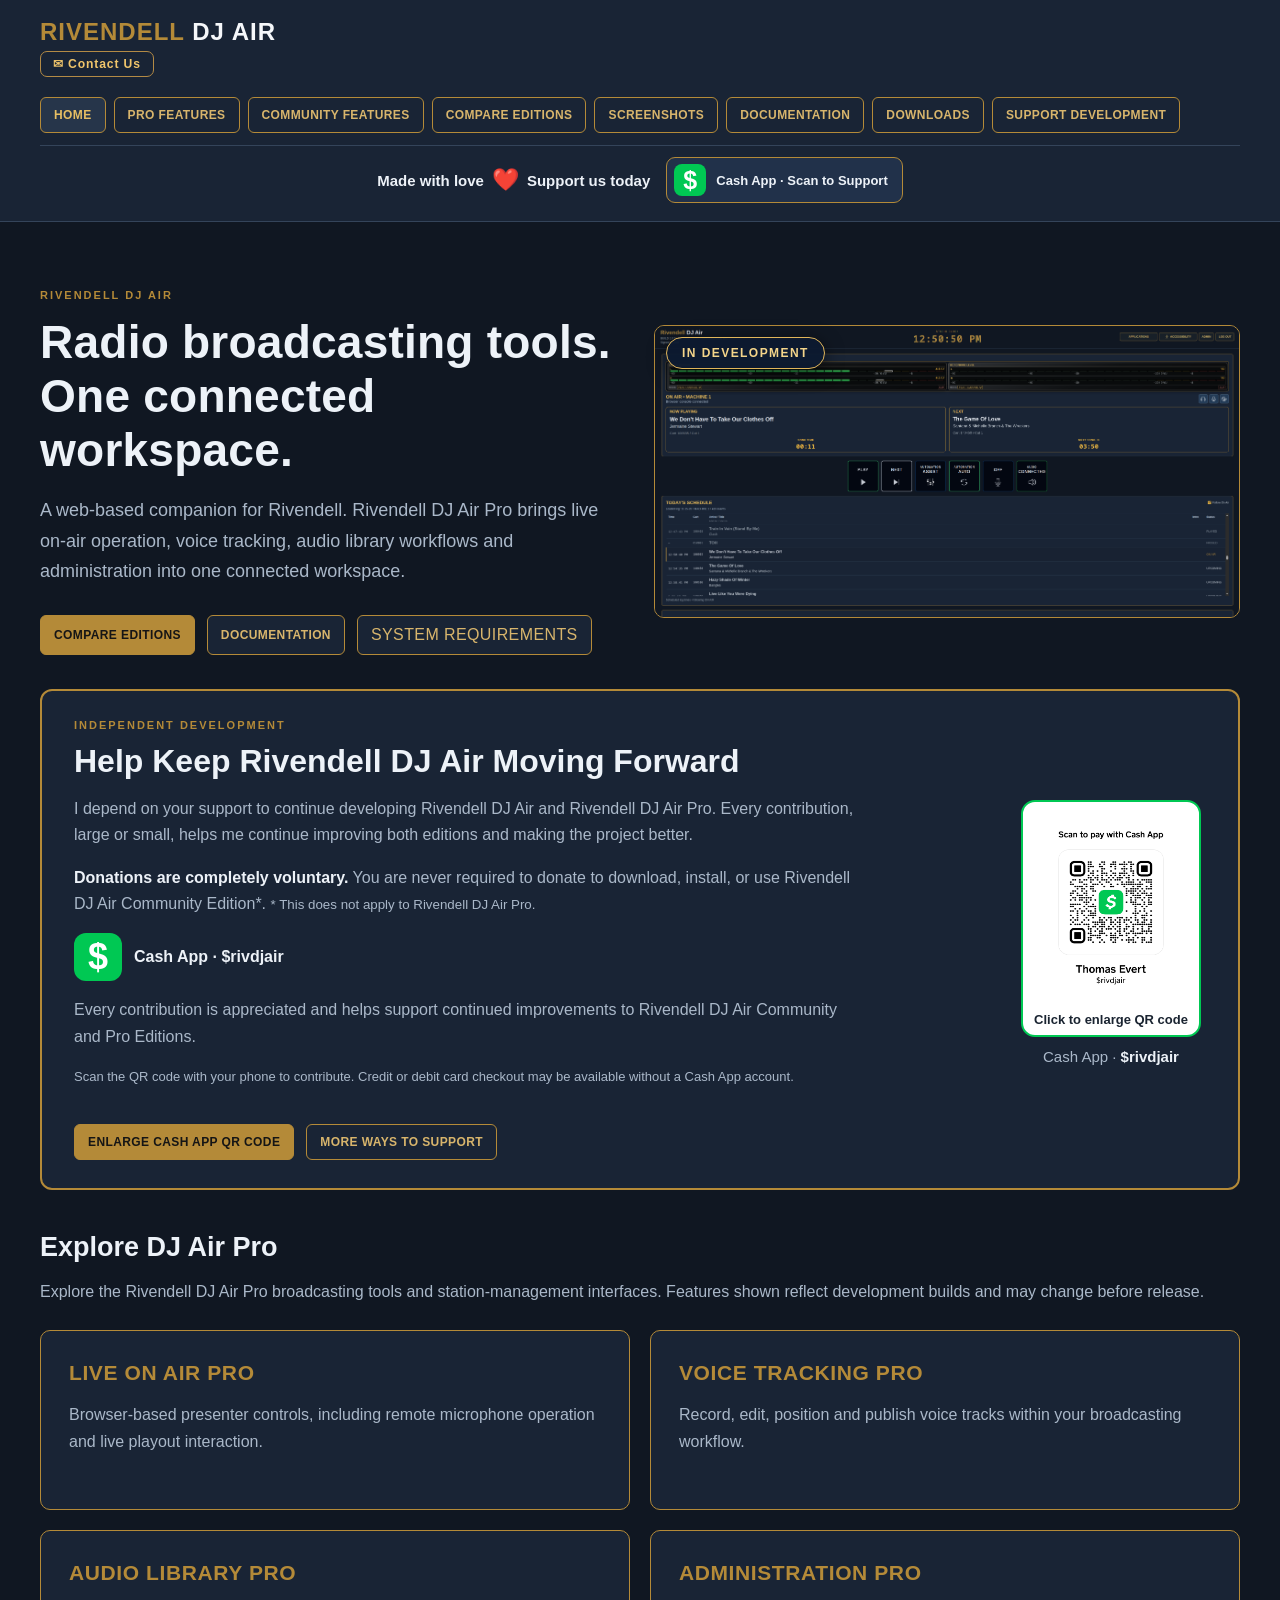
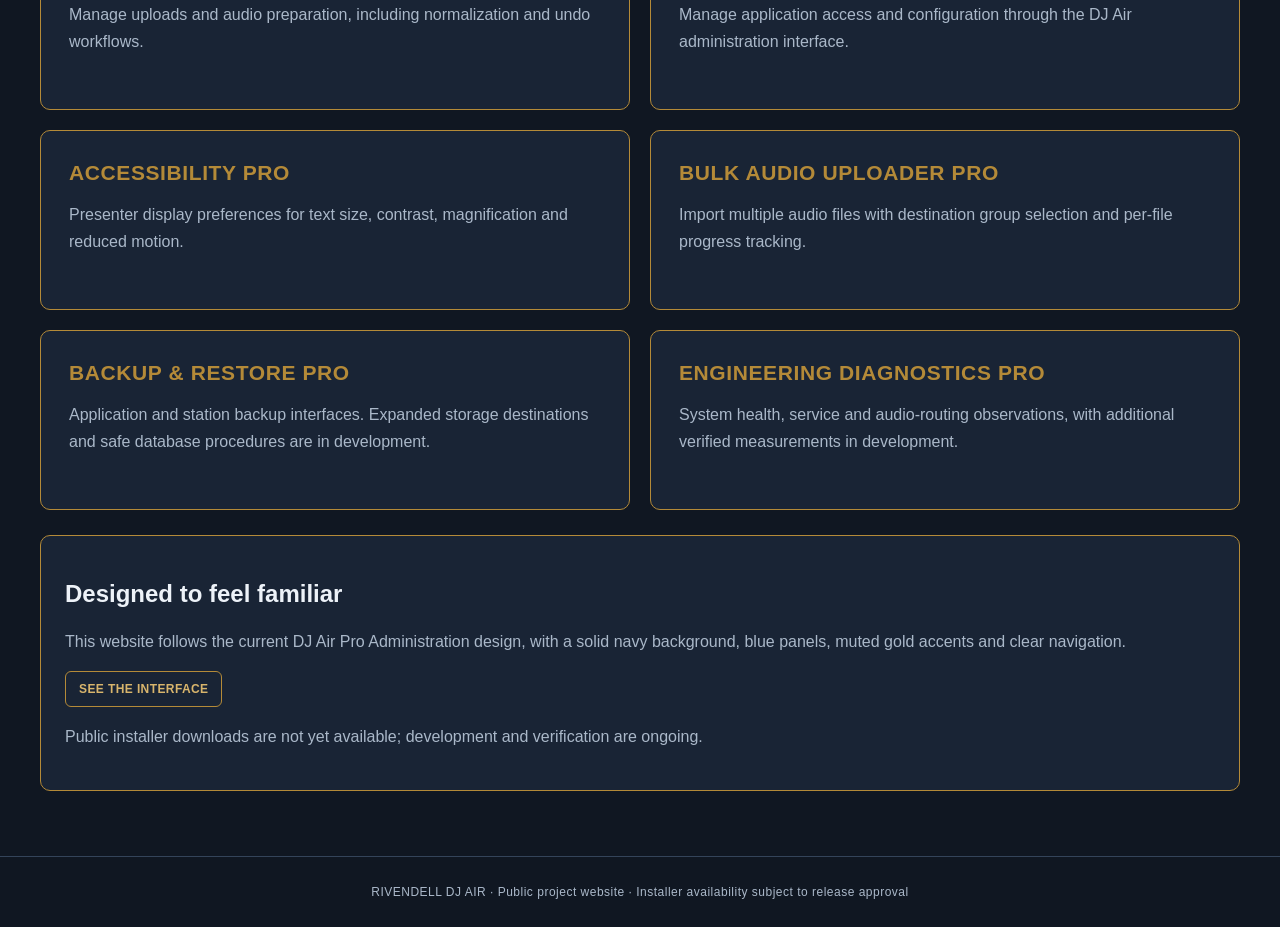
<file: index.html>
<!doctype html><html lang="en"><head><meta charset="utf-8"><meta name="viewport" content="width=device-width,initial-scale=1"><meta name="description" content="Rivendell DJ Air is a browser-based broadcast workspace for Rivendell with live presenter controls, voice tracking, audio library tools, accessibility and administration."><title>Home | Rivendell DJ Air</title><link rel="stylesheet" href="assets/css/site.css?v=20261116-mobile-menu"><style>.hero.hero-with-image{display:grid!important;grid-template-columns:minmax(0,1fr) minmax(0,1fr)!important;align-items:center;gap:28px}.hero.hero-with-image .hero-copy{min-width:0}.hero.hero-with-image .hero-image-link{display:block;min-width:0;align-self:center}.hero.hero-with-image .hero-image{width:100%;height:auto;display:block}@media(max-width:600px){.hero.hero-with-image{grid-template-columns:minmax(0,1fr)!important}}</style><link rel="stylesheet" href="assets/css/contact.css?v=20261116"><style>.system-requirements-inner{text-align:left;max-width:560px}.system-requirements-inner h2{margin:0 0 1rem}.system-requirements-inner p{margin:.85rem 0;line-height:1.55}.hero .button-row button.button{font:inherit;cursor:pointer}</style></head><body><header class="site-header"><div class="header-inner"><div class="brand-contact"><a class="brand" href="index.html"><span>RIVENDELL</span> DJ AIR</a><button type="button" class="contact-open" data-contact-open>✉ Contact Us</button></div><nav class="site-nav" aria-label="Main navigation"><a href="index.html" aria-current="page">HOME</a><a href="features.html">PRO FEATURES</a><a href="community-features.html">COMMUNITY FEATURES</a><a href="compare.html">COMPARE EDITIONS</a><a href="screenshots.html">SCREENSHOTS</a><a href="documentation.html">DOCUMENTATION</a><a href="downloads.html">DOWNLOADS</a><a href="support.html">SUPPORT DEVELOPMENT</a></nav><details class="mobile-menu"><summary aria-label="Open navigation menu"><span class="hamburger-icon" aria-hidden="true"><i></i><i></i><i></i></span><span>MENU</span></summary><nav class="mobile-nav" aria-label="Mobile navigation"><a href="index.html">HOME</a><a href="features.html">PRO FEATURES</a><a href="community-features.html">COMMUNITY FEATURES</a><a href="compare.html">COMPARE EDITIONS</a><a href="screenshots.html">SCREENSHOTS</a><a href="documentation.html">DOCUMENTATION</a><a href="downloads.html">DOWNLOADS</a><a href="support.html">SUPPORT DEVELOPMENT</a></nav></details></div><div class="header-support-strip"><span class="header-support-text">Made with love <span class="pulse-heart" aria-label="love" role="img">❤️</span> Support us today</span><button class="header-cashapp-button" type="button" onclick="document.getElementById('header-cashapp-modal').showModal()"><span class="cashapp-mark" aria-hidden="true">$</span><span>Cash App · Scan to Support</span></button></div></header><dialog id="header-cashapp-modal" class="cashapp-qr-modal" onclick="if(event.target===this)this.close()"><div class="cashapp-modal-inner"><button class="cashapp-close" type="button" onclick="document.getElementById('header-cashapp-modal').close()" aria-label="Close QR code">× Close</button><img src="rivdjaircashapp.png?v=20261116-finalqr" alt="Cash App QR code for Rivendell DJ AIR, $rivdjair"><p>Scan with your phone to support Rivendell DJ Air. Contributions are voluntary and never required to use the software.</p></div></dialog><dialog id="system-requirements-modal" class="cashapp-qr-modal" aria-labelledby="system-requirements-title" onclick="if(event.target===this)this.close()"><div class="cashapp-modal-inner system-requirements-inner"><button class="cashapp-close" type="button" onclick="document.getElementById('system-requirements-modal').close()" aria-label="Close system requirements">× Close</button><h2 id="system-requirements-title">System Requirements</h2><p><strong>Tested operating system:</strong> Ubuntu 24.04 LTS with a graphical desktop environment (GUI).</p><p><strong>Desktop required:</strong> The current release uses a graphical Setup Wizard. Headless and command-line-only server installations are not supported.</p><p><strong>Earlier systems:</strong> Linux versions older than Ubuntu 24.04 may work, but are not officially supported at this time. This may change in a future release.</p><p>Rivendell DJ Air also requires an existing compatible Rivendell installation.</p></div></dialog><main class="container"><section class="hero hero-with-image"><div class="hero-copy"><div class="eyebrow">Rivendell DJ Air</div><h1>Radio broadcasting tools.<br>One connected workspace.</h1><p>A web-based companion for Rivendell. Rivendell DJ Air Pro brings live on-air operation, voice tracking, audio library workflows and administration into one connected workspace.</p><div class="button-row"><a class="button primary" href="compare.html">COMPARE EDITIONS</a><a class="button" href="documentation.html">DOCUMENTATION</a><button type="button" class="button" onclick="document.getElementById('system-requirements-modal').showModal()">SYSTEM REQUIREMENTS</button></div></div><div class="hero-image-wrap" style="position:relative;min-width:0"><span style="position:absolute;z-index:2;top:12px;left:12px;padding:8px 15px;border:1px solid #e0b55a;border-radius:999px;background:rgba(12,26,48,.94);color:#f4d58a;font-weight:800;font-size:12px;letter-spacing:.12em;box-shadow:0 4px 18px #0008">IN DEVELOPMENT</span><a class="hero-image-link" href="Live%20Page.png" target="_blank" rel="noopener noreferrer" aria-label="View full-size Live On Air remote microphone interface screenshot"><img class="hero-image" src="Live%20Page.png" alt="Rivendell DJ Air Live On Air presenter interface with remote microphone controls" loading="eager"></a></div></section><section class="support-feature" aria-labelledby="support-title"><div class="support-feature-copy"><div class="eyebrow">Independent development</div><h2 id="support-title">Help Keep Rivendell DJ Air Moving Forward</h2><p>I depend on your support to continue developing Rivendell DJ Air and Rivendell DJ Air Pro. Every contribution, large or small, helps me continue improving both editions and making the project better.</p><p><strong>Donations are completely voluntary.</strong> You are never required to donate to download, install, or use Rivendell DJ Air Community Edition*. <small>* This does not apply to Rivendell DJ Air Pro.</small></p><div class="cashapp-inline-heading"><span class="cashapp-mark" aria-hidden="true">$</span><strong>Cash App · $rivdjair</strong></div><p class="donation-any-amount">Every contribution is appreciated and helps support continued improvements to Rivendell DJ Air Community and Pro Editions.</p><p class="donation-help">Scan the QR code with your phone to contribute. Credit or debit card checkout may be available without a Cash App account.</p><div class="button-row"><button class="button primary" type="button" onclick="document.getElementById('cashapp-qr-modal').showModal()">ENLARGE CASH APP QR CODE</button><a class="button" href="support.html">MORE WAYS TO SUPPORT</a></div></div><div class="cashapp-donation-widget"><button type="button" class="cashapp-qr-trigger" aria-label="Enlarge Cash App donation QR code" onclick="document.getElementById('cashapp-qr-modal').showModal()"><img src="rivdjaircashapp.png?v=20261116-finalqr" alt="Cash App donation QR code for Rivendell DJ AIR, $rivdjair" loading="lazy"><span class="cashapp-qr-caption">Click to enlarge QR code</span></button><p class="cashapp-handle">Cash App · <strong>$rivdjair</strong></p></div><dialog id="cashapp-qr-modal" class="cashapp-qr-modal" onclick="if(event.target===this)this.close()"><div class="cashapp-modal-inner"><button class="cashapp-close" type="button" onclick="document.getElementById('cashapp-qr-modal').close()" aria-label="Close QR code">× Close</button><img src="rivdjaircashapp.png?v=20261116-finalqr" alt="Scan to contribute to Rivendell DJ AIR using Cash App, $rivdjair"><p>Scan with your phone to choose your contribution amount. Credit or debit card payment may be available at checkout without a Cash App account, depending on the payment page.</p></div></dialog></section><h2 class="section-title">Explore DJ Air Pro</h2><p class="intro">Explore the Rivendell DJ Air Pro broadcasting tools and station-management interfaces. Features shown reflect development builds and may change before release.</p><div class="cards"><article class="card"><h2>LIVE ON AIR PRO</h2><p>Browser-based presenter controls, including remote microphone operation and live playout interaction.</p></article><article class="card"><h2>VOICE TRACKING PRO</h2><p>Record, edit, position and publish voice tracks within your broadcasting workflow.</p></article><article class="card"><h2>AUDIO LIBRARY PRO</h2><p>Manage uploads and audio preparation, including normalization and undo workflows.</p></article><article class="card"><h2>ADMINISTRATION PRO</h2><p>Manage application access and configuration through the DJ Air administration interface.</p></article><article class="card"><h2>ACCESSIBILITY PRO</h2><p>Presenter display preferences for text size, contrast, magnification and reduced motion.</p></article><article class="card"><h2>BULK AUDIO UPLOADER PRO</h2><p>Import multiple audio files with destination group selection and per-file progress tracking.</p></article><article class="card"><h2>BACKUP &amp; RESTORE PRO</h2><p>Application and station backup interfaces. Expanded storage destinations and safe database procedures are in development.</p></article><article class="card"><h2>ENGINEERING DIAGNOSTICS PRO</h2><p>System health, service and audio-routing observations, with additional verified measurements in development.</p></article></div><div class="panel"><h2>Designed to feel familiar</h2><p>This website follows the current DJ Air Pro Administration design, with a solid navy background, blue panels, muted gold accents and clear navigation.</p><a class="button" href="screenshots.html">SEE THE INTERFACE</a><p>Public installer downloads are not yet available; development and verification are ongoing.</p></div></main><footer class="site-footer">RIVENDELL DJ AIR · Public project website · Installer availability subject to release approval</footer><dialog id="djair-contact-modal" class="contact-dialog" aria-labelledby="djair-contact-title"><form id="djair-contact-form" class="contact-inner" action="https://formspree.io/f/myeweqzp" method="POST"><h2 id="djair-contact-title">Contact Rivendell DJ Air</h2><p>Send us a message. We'll reply to the email address you provide.</p><label>Name<input name="name" autocomplete="name" maxlength="120" required></label><label>Email address<input type="email" name="email" autocomplete="email" maxlength="254" required></label><label>Subject<input name="subject" maxlength="150" required></label><label>Message<textarea name="message" minlength="10" maxlength="5000" required></textarea></label><div class="contact-hp" aria-hidden="true"><label>Leave this blank<input type="text" name="_gotcha" tabindex="-1" autocomplete="off"></label></div><div class="cf-turnstile" data-sitekey="0x4AAAAAAGD76PvdHKjts_0C"></div><p id="djair-contact-status" class="contact-status" role="status" aria-live="polite"></p><div class="contact-actions"><button type="button" class="contact-cancel" data-contact-close>Close</button><button type="submit" class="contact-submit">Send Message</button></div></form></dialog><script src="https://challenges.cloudflare.com/turnstile/v0/api.js" async defer></script><script src="assets/js/contact.js?v=20261116" defer></script></body></html>
</file>
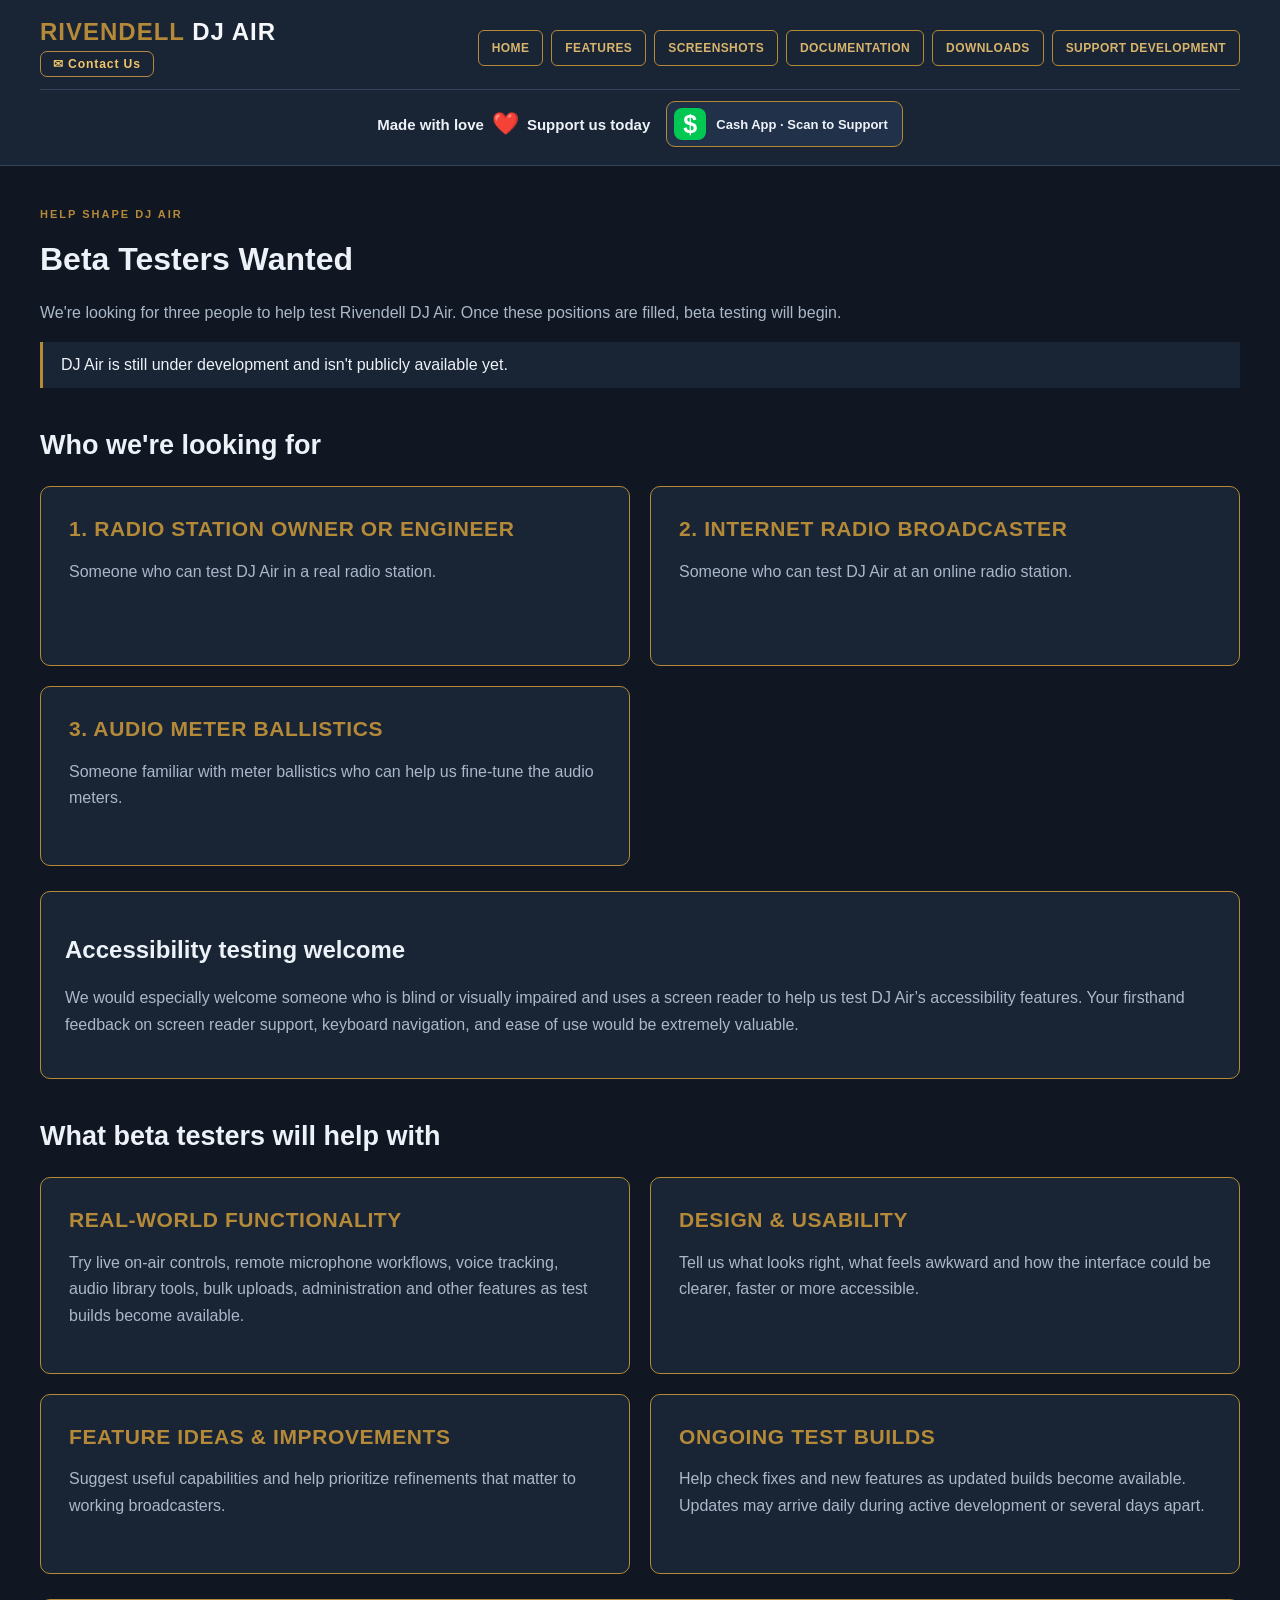
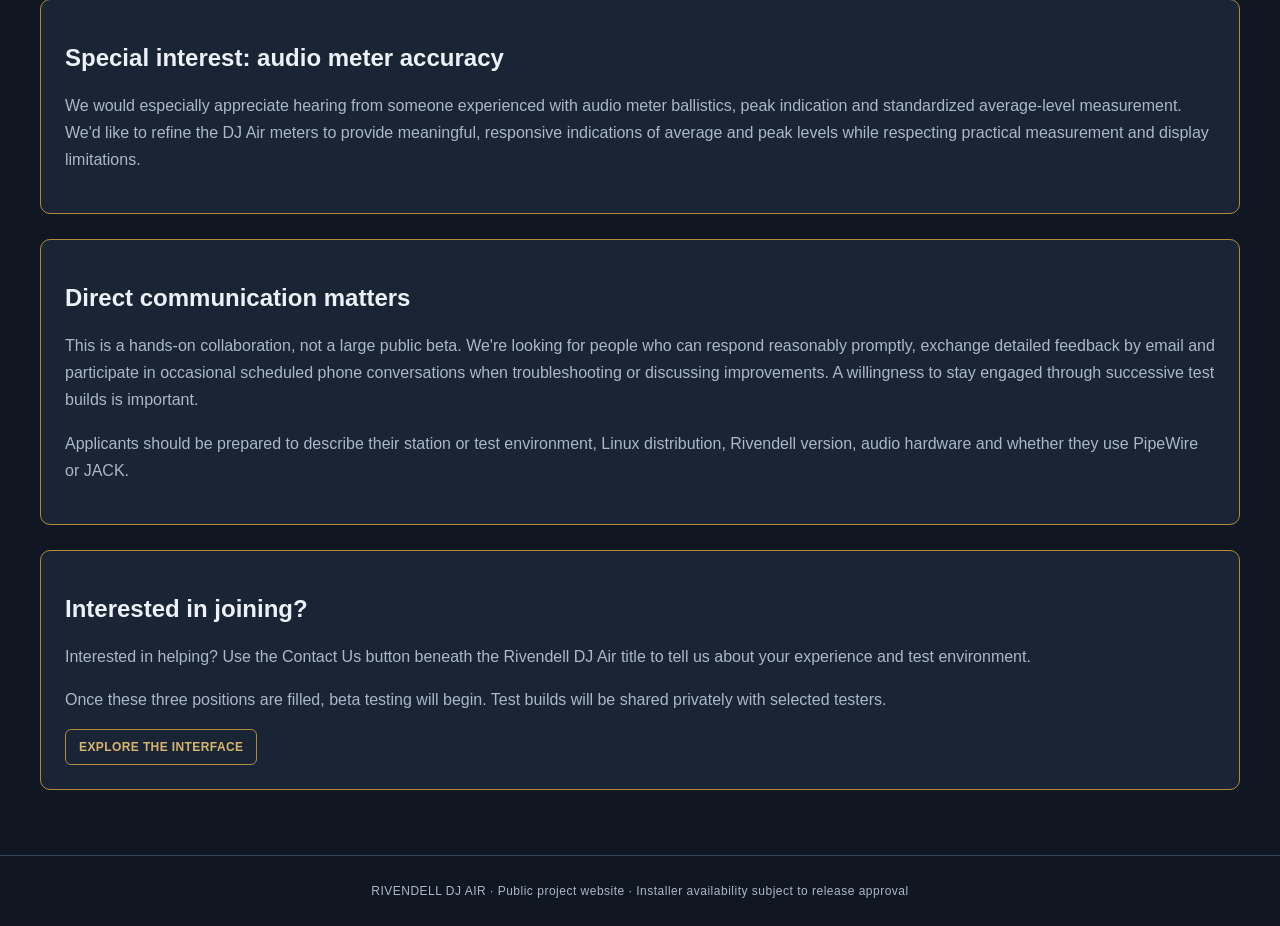
<file: beta-testing.html>
<!doctype html><html lang="en"><head><meta charset="utf-8"><meta name="viewport" content="width=device-width,initial-scale=1"><meta name="robots" content="noindex,nofollow"><meta name="description" content="Three Rivendell DJ Air beta testers wanted: a radio station owner or engineer, an internet-only broadcaster, and an audio meter ballistics specialist."><title>Beta Testing | Rivendell DJ Air</title><link rel="stylesheet" href="assets/css/site.css?v=20261116-mobile-menu"><link rel="stylesheet" href="assets/css/contact.css?v=20261116"></head><body><header class="site-header"><div class="header-inner"><div class="brand-contact"><a class="brand" href="index.html"><span>RIVENDELL</span> DJ AIR</a><button type="button" class="contact-open" data-contact-open>✉ Contact Us</button></div><nav class="site-nav" aria-label="Main navigation"><a href="index.html">HOME</a><a href="features.html">FEATURES</a><a href="screenshots.html">SCREENSHOTS</a><a href="documentation.html">DOCUMENTATION</a><a href="downloads.html">DOWNLOADS</a><a href="support.html">SUPPORT DEVELOPMENT</a></nav><details class="mobile-menu"><summary aria-label="Open navigation menu"><span class="hamburger-icon" aria-hidden="true"><i></i><i></i><i></i></span><span>MENU</span></summary><nav class="mobile-nav" aria-label="Mobile navigation"><a href="index.html">HOME</a><a href="features.html">FEATURES</a><a href="screenshots.html">SCREENSHOTS</a><a href="documentation.html">DOCUMENTATION</a><a href="downloads.html">DOWNLOADS</a><a href="support.html">SUPPORT DEVELOPMENT</a></nav></details></div><div class="header-support-strip"><span class="header-support-text">Made with love <span class="pulse-heart" aria-label="love" role="img">❤️</span> Support us today</span><button class="header-cashapp-button" type="button" onclick="document.getElementById('header-cashapp-modal').showModal()"><span class="cashapp-mark" aria-hidden="true">$</span><span>Cash App · Scan to Support</span></button></div></header><dialog id="header-cashapp-modal" class="cashapp-qr-modal" onclick="if(event.target===this)this.close()"><div class="cashapp-modal-inner"><button class="cashapp-close" type="button" onclick="document.getElementById('header-cashapp-modal').close()" aria-label="Close QR code">× Close</button><img src="rivdjaircashapp.png?v=20261116-finalqr" alt="Cash App QR code for Rivendell DJ AIR, $rivdjair"><p>Scan with your phone to support Rivendell DJ Air. Contributions are voluntary and never required to use the software.</p></div></dialog><main class="container"><div class="eyebrow">Help shape DJ Air</div><h1>Beta Testers Wanted</h1><p class="intro">We're looking for three people to help test Rivendell DJ Air. Once these positions are filled, beta testing will begin.</p><div class="notice">DJ Air is still under development and isn't publicly available yet.</div><h2 class="section-title">Who we're looking for</h2><div class="cards"><article class="card"><h2>1. RADIO STATION OWNER OR ENGINEER</h2><p>Someone who can test DJ Air in a real radio station.</p></article><article class="card"><h2>2. INTERNET RADIO BROADCASTER</h2><p>Someone who can test DJ Air at an online radio station.</p></article><article class="card"><h2>3. AUDIO METER BALLISTICS</h2><p>Someone familiar with meter ballistics who can help us fine-tune the audio meters.</p></article></div><div class="panel"><h2>Accessibility testing welcome</h2><p>We would especially welcome someone who is blind or visually impaired and uses a screen reader to help us test DJ Air’s accessibility features. Your firsthand feedback on screen reader support, keyboard navigation, and ease of use would be extremely valuable.</p></div><h2 class="section-title">What beta testers will help with</h2><div class="cards"><article class="card"><h2>REAL-WORLD FUNCTIONALITY</h2><p>Try live on-air controls, remote microphone workflows, voice tracking, audio library tools, bulk uploads, administration and other features as test builds become available.</p></article><article class="card"><h2>DESIGN &amp; USABILITY</h2><p>Tell us what looks right, what feels awkward and how the interface could be clearer, faster or more accessible.</p></article><article class="card"><h2>FEATURE IDEAS &amp; IMPROVEMENTS</h2><p>Suggest useful capabilities and help prioritize refinements that matter to working broadcasters.</p></article><article class="card"><h2>ONGOING TEST BUILDS</h2><p>Help check fixes and new features as updated builds become available. Updates may arrive daily during active development or several days apart.</p></article></div><div class="panel"><h2>Special interest: audio meter accuracy</h2><p>We would especially appreciate hearing from someone experienced with audio meter ballistics, peak indication and standardized average-level measurement. We'd like to refine the DJ Air meters to provide meaningful, responsive indications of average and peak levels while respecting practical measurement and display limitations.</p></div><div class="panel"><h2>Direct communication matters</h2><p>This is a hands-on collaboration, not a large public beta. We're looking for people who can respond reasonably promptly, exchange detailed feedback by email and participate in occasional scheduled phone conversations when troubleshooting or discussing improvements. A willingness to stay engaged through successive test builds is important.</p><p>Applicants should be prepared to describe their station or test environment, Linux distribution, Rivendell version, audio hardware and whether they use PipeWire or JACK.</p></div><div class="panel"><h2>Interested in joining?</h2><p>Interested in helping? Use the Contact Us button beneath the Rivendell DJ Air title to tell us about your experience and test environment.</p><p>Once these three positions are filled, beta testing will begin. Test builds will be shared privately with selected testers.</p><a class="button" href="screenshots.html">EXPLORE THE INTERFACE</a></div></main><footer class="site-footer">RIVENDELL DJ AIR · Public project website · Installer availability subject to release approval</footer><dialog id="djair-contact-modal" class="contact-dialog" aria-labelledby="djair-contact-title"><form id="djair-contact-form" class="contact-inner" action="https://formspree.io/f/myeweqzp" method="POST"><h2 id="djair-contact-title">Contact Rivendell DJ Air</h2><p>Send us a message. We'll reply to the email address you provide.</p><label>Name<input name="name" autocomplete="name" maxlength="120" required></label><label>Email address<input type="email" name="email" autocomplete="email" maxlength="254" required></label><label>Subject<input name="subject" maxlength="150" required></label><label>Message<textarea name="message" minlength="10" maxlength="5000" required></textarea></label><div class="contact-hp" aria-hidden="true"><label>Leave this blank<input type="text" name="_gotcha" tabindex="-1" autocomplete="off"></label></div><div class="cf-turnstile" data-sitekey="0x4AAAAAAGD76PvdHKjts_0C"></div><p id="djair-contact-status" class="contact-status" role="status" aria-live="polite"></p><div class="contact-actions"><button type="button" class="contact-cancel" data-contact-close>Close</button><button type="submit" class="contact-submit">Send Message</button></div></form></dialog><script src="https://challenges.cloudflare.com/turnstile/v0/api.js" async defer></script><script src="assets/js/contact.js?v=20261116" defer></script></body></html>
</file>
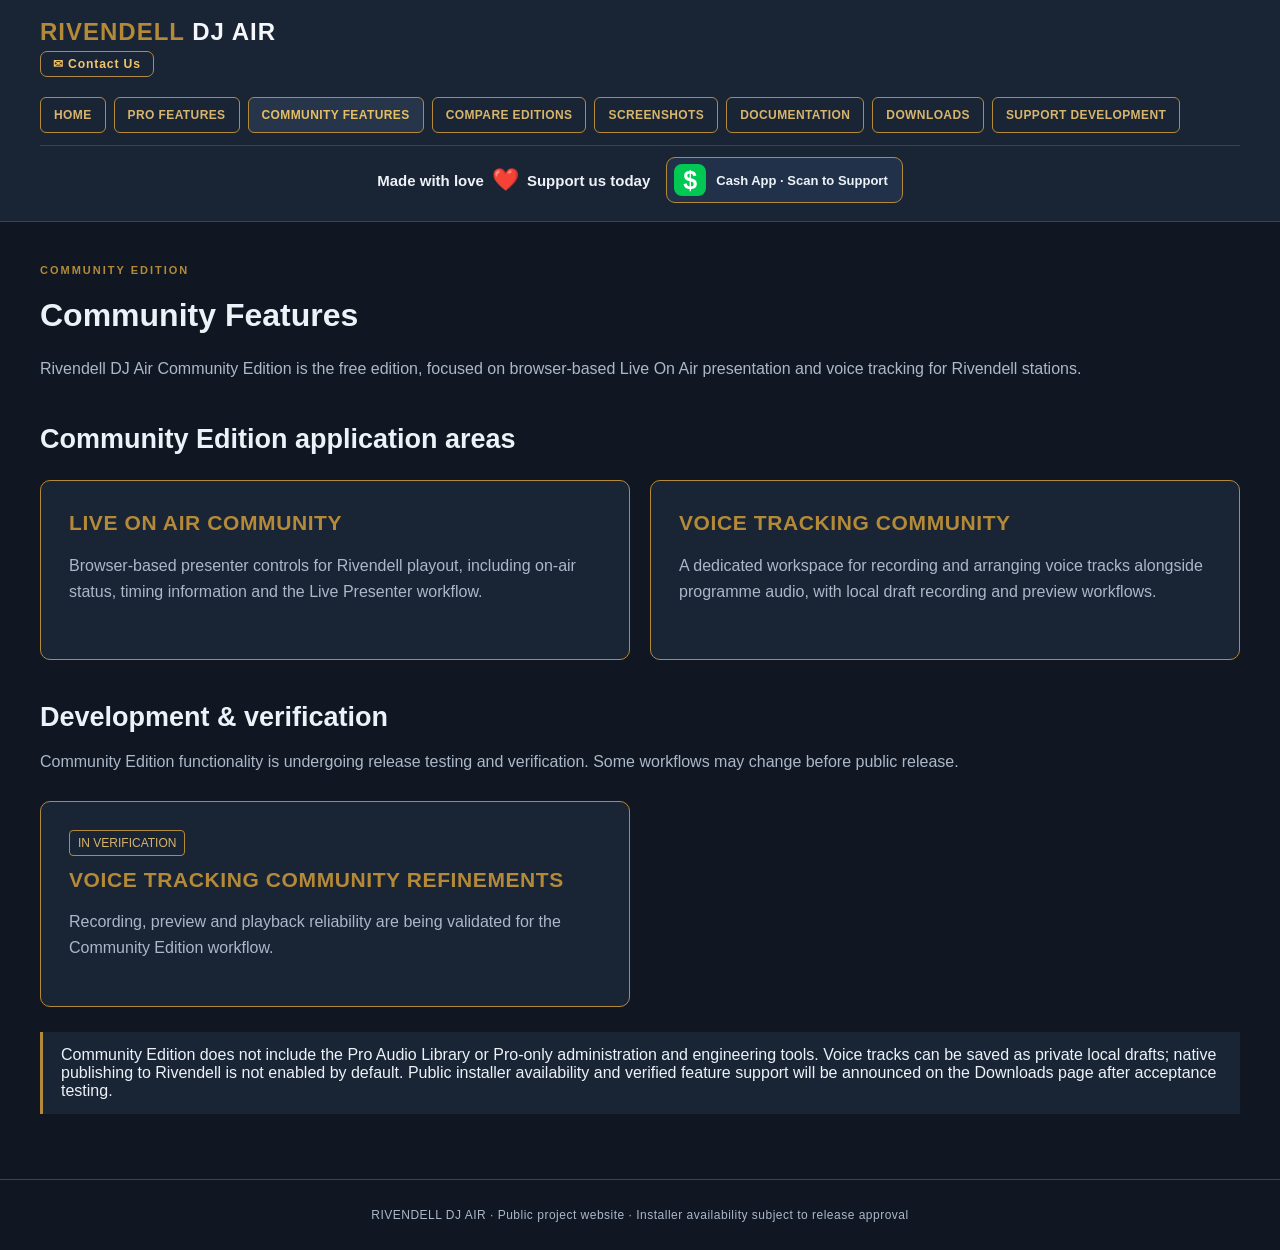
<file: community-features.html>
<!doctype html><html lang="en"><head><meta charset="utf-8"><meta name="viewport" content="width=device-width,initial-scale=1"><meta name="description" content="Rivendell DJ Air — web-based radio broadcasting tools for Rivendell."><title>Community Features | Rivendell DJ Air</title><link rel="stylesheet" href="assets/css/site.css?v=20261116-mobile-menu"><link rel="stylesheet" href="assets/css/contact.css?v=20261116"></head><body><header class="site-header"><div class="header-inner"><div class="brand-contact"><a class="brand" href="index.html"><span>RIVENDELL</span> DJ AIR</a><button type="button" class="contact-open" data-contact-open>✉ Contact Us</button></div><nav class="site-nav" aria-label="Main navigation"><a href="index.html">HOME</a><a href="features.html">PRO FEATURES</a><a href="community-features.html" aria-current="page">COMMUNITY FEATURES</a><a href="compare.html">COMPARE EDITIONS</a><a href="screenshots.html">SCREENSHOTS</a><a href="documentation.html">DOCUMENTATION</a><a href="downloads.html">DOWNLOADS</a><a href="support.html">SUPPORT DEVELOPMENT</a></nav><details class="mobile-menu"><summary aria-label="Open navigation menu"><span class="hamburger-icon" aria-hidden="true"><i></i><i></i><i></i></span><span>MENU</span></summary><nav class="mobile-nav" aria-label="Mobile navigation"><a href="index.html">HOME</a><a href="features.html">PRO FEATURES</a><a href="community-features.html" aria-current="page">COMMUNITY FEATURES</a><a href="compare.html">COMPARE EDITIONS</a><a href="screenshots.html">SCREENSHOTS</a><a href="documentation.html">DOCUMENTATION</a><a href="downloads.html">DOWNLOADS</a><a href="support.html">SUPPORT DEVELOPMENT</a></nav></details></div><div class="header-support-strip"><span class="header-support-text">Made with love <span class="pulse-heart" aria-label="love" role="img">❤️</span> Support us today</span><button class="header-cashapp-button" type="button" onclick="document.getElementById('header-cashapp-modal').showModal()"><span class="cashapp-mark" aria-hidden="true">$</span><span>Cash App · Scan to Support</span></button></div></header><dialog id="header-cashapp-modal" class="cashapp-qr-modal" onclick="if(event.target===this)this.close()"><div class="cashapp-modal-inner"><button class="cashapp-close" type="button" onclick="document.getElementById('header-cashapp-modal').close()" aria-label="Close QR code">× Close</button><img src="rivdjaircashapp.png?v=20261116-finalqr" alt="Cash App QR code for Rivendell DJ AIR, $rivdjair"><p>Scan with your phone to support Rivendell DJ Air. Contributions are voluntary and never required to use the software.</p></div></dialog><main class="container"><div class="eyebrow">Community Edition</div><h1>Community Features</h1><p class="intro">Rivendell DJ Air Community Edition is the free edition, focused on browser-based Live On Air presentation and voice tracking for Rivendell stations.</p>
<h2 class="section-title">Community Edition application areas</h2><div class="cards">
<article class="card"><h2>LIVE ON AIR COMMUNITY</h2><p>Browser-based presenter controls for Rivendell playout, including on-air status, timing information and the Live Presenter workflow.</p></article>
<article class="card"><h2>VOICE TRACKING COMMUNITY</h2><p>A dedicated workspace for recording and arranging voice tracks alongside programme audio, with local draft recording and preview workflows.</p></article>
</div>
<h2 class="section-title">Development &amp; verification</h2><p class="intro">Community Edition functionality is undergoing release testing and verification. Some workflows may change before public release.</p><div class="cards">
<article class="card"><span class="tag">IN VERIFICATION</span><h2>VOICE TRACKING COMMUNITY REFINEMENTS</h2><p>Recording, preview and playback reliability are being validated for the Community Edition workflow.</p></article>
</div><div class="notice">Community Edition does not include the Pro Audio Library or Pro-only administration and engineering tools. Voice tracks can be saved as private local drafts; native publishing to Rivendell is not enabled by default. Public installer availability and verified feature support will be announced on the Downloads page after acceptance testing.</div></main><footer class="site-footer">RIVENDELL DJ AIR · Public project website · Installer availability subject to release approval</footer><dialog id="djair-contact-modal" class="contact-dialog" aria-labelledby="djair-contact-title"><form id="djair-contact-form" class="contact-inner" action="https://formspree.io/f/myeweqzp" method="POST"><h2 id="djair-contact-title">Contact Rivendell DJ Air</h2><p>Send us a message. We'll reply to the email address you provide.</p><label>Name<input name="name" autocomplete="name" maxlength="120" required></label><label>Email address<input type="email" name="email" autocomplete="email" maxlength="254" required></label><label>Subject<input name="subject" maxlength="150" required></label><label>Message<textarea name="message" minlength="10" maxlength="5000" required></textarea></label><div class="contact-hp" aria-hidden="true"><label>Leave this blank<input type="text" name="_gotcha" tabindex="-1" autocomplete="off"></label></div><div class="cf-turnstile" data-sitekey="0x4AAAAAAGD76PvdHKjts_0C"></div><p id="djair-contact-status" class="contact-status" role="status" aria-live="polite"></p><div class="contact-actions"><button type="button" class="contact-cancel" data-contact-close>Close</button><button type="submit" class="contact-submit">Send Message</button></div></form></dialog><script src="https://challenges.cloudflare.com/turnstile/v0/api.js" async defer></script><script src="assets/js/contact.js?v=20261116" defer></script></body></html>
</file>
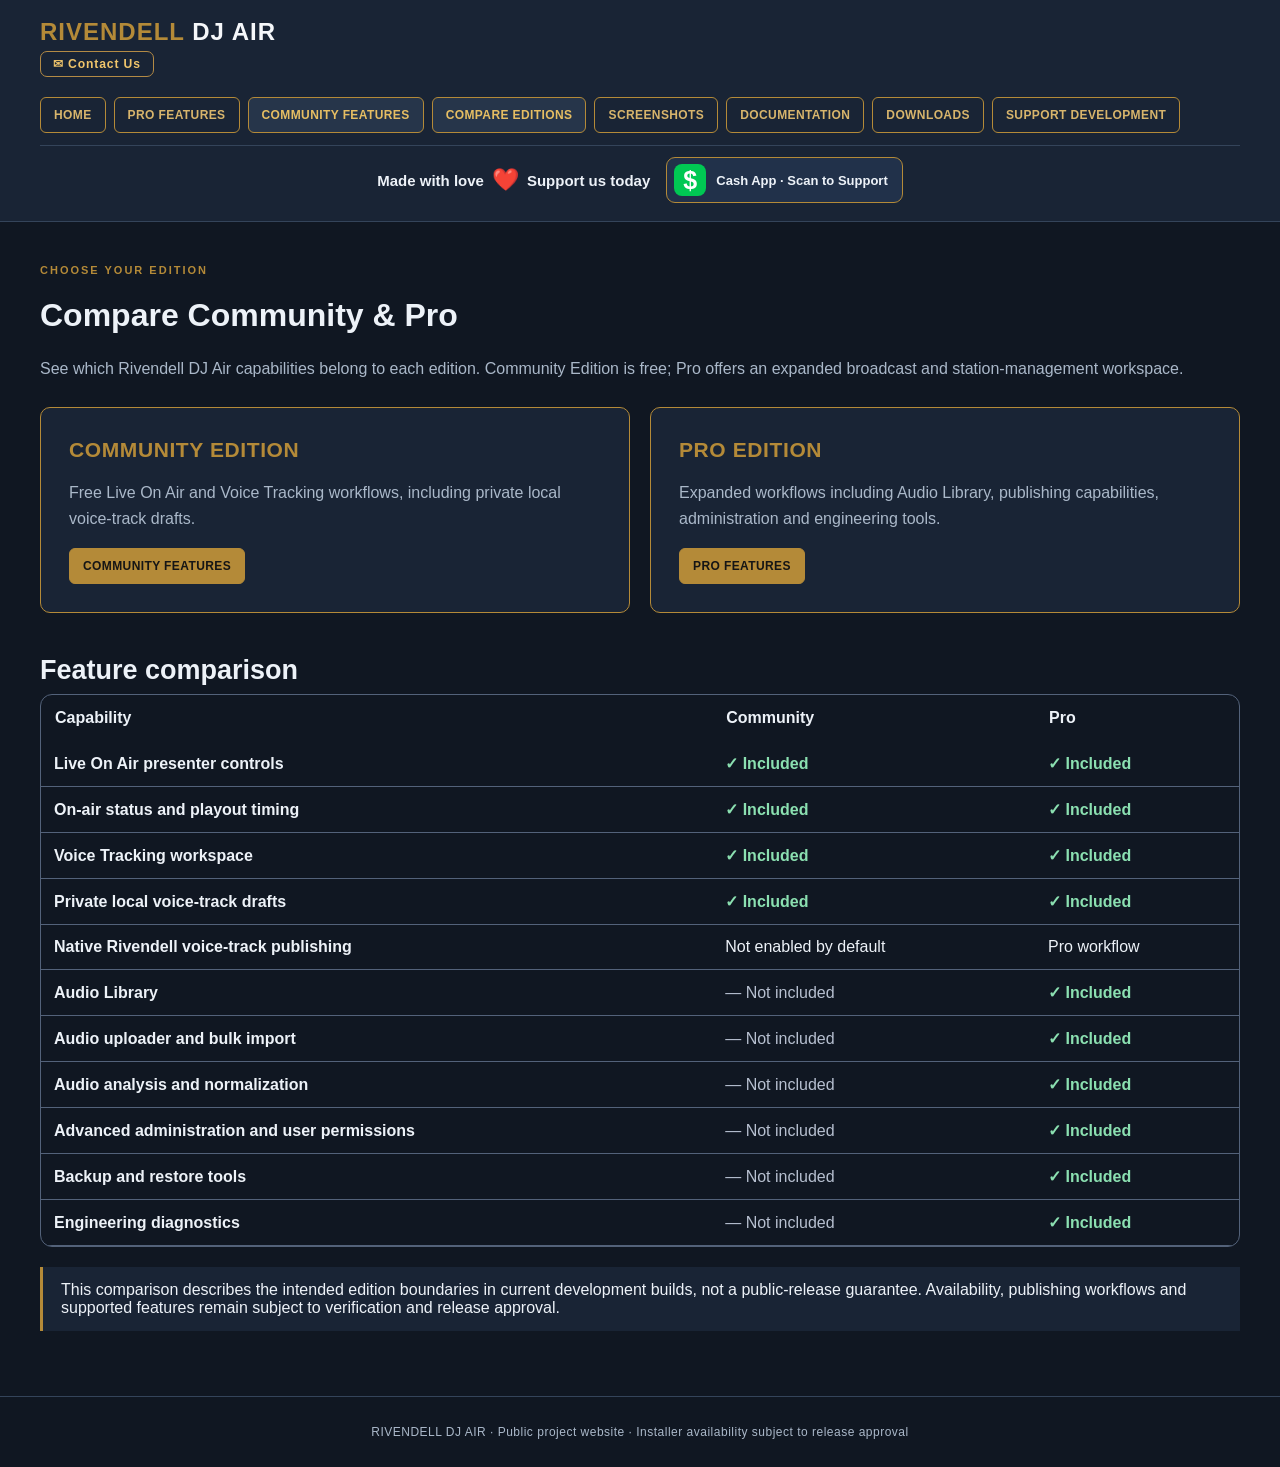
<file: compare.html>
<!doctype html><html lang="en"><head><meta charset="utf-8"><meta name="viewport" content="width=device-width,initial-scale=1"><meta name="description" content="Rivendell DJ Air — web-based radio broadcasting tools for Rivendell."><title>Compare Editions | Rivendell DJ Air</title><link rel="stylesheet" href="assets/css/site.css?v=20261116-mobile-menu"><link rel="stylesheet" href="assets/css/contact.css?v=20261116"></head><body><header class="site-header"><div class="header-inner"><div class="brand-contact"><a class="brand" href="index.html"><span>RIVENDELL</span> DJ AIR</a><button type="button" class="contact-open" data-contact-open>✉ Contact Us</button></div><nav class="site-nav" aria-label="Main navigation"><a href="index.html">HOME</a><a href="features.html">PRO FEATURES</a><a href="community-features.html" aria-current="page">COMMUNITY FEATURES</a><a href="compare.html" aria-current="page">COMPARE EDITIONS</a><a href="screenshots.html">SCREENSHOTS</a><a href="documentation.html">DOCUMENTATION</a><a href="downloads.html">DOWNLOADS</a><a href="support.html">SUPPORT DEVELOPMENT</a></nav><details class="mobile-menu"><summary aria-label="Open navigation menu"><span class="hamburger-icon" aria-hidden="true"><i></i><i></i><i></i></span><span>MENU</span></summary><nav class="mobile-nav" aria-label="Mobile navigation"><a href="index.html">HOME</a><a href="features.html">PRO FEATURES</a><a href="community-features.html" aria-current="page">COMMUNITY FEATURES</a><a href="compare.html">COMPARE EDITIONS</a><a href="screenshots.html">SCREENSHOTS</a><a href="documentation.html">DOCUMENTATION</a><a href="downloads.html">DOWNLOADS</a><a href="support.html">SUPPORT DEVELOPMENT</a></nav></details></div><div class="header-support-strip"><span class="header-support-text">Made with love <span class="pulse-heart" aria-label="love" role="img">❤️</span> Support us today</span><button class="header-cashapp-button" type="button" onclick="document.getElementById('header-cashapp-modal').showModal()"><span class="cashapp-mark" aria-hidden="true">$</span><span>Cash App · Scan to Support</span></button></div></header><dialog id="header-cashapp-modal" class="cashapp-qr-modal" onclick="if(event.target===this)this.close()"><div class="cashapp-modal-inner"><button class="cashapp-close" type="button" onclick="document.getElementById('header-cashapp-modal').close()" aria-label="Close QR code">× Close</button><img src="rivdjaircashapp.png?v=20261116-finalqr" alt="Cash App QR code for Rivendell DJ AIR, $rivdjair"><p>Scan with your phone to support Rivendell DJ Air. Contributions are voluntary and never required to use the software.</p></div></dialog><main class="container"><div class="eyebrow">Choose your edition</div><h1>Compare Community &amp; Pro</h1><p class="intro">See which Rivendell DJ Air capabilities belong to each edition. Community Edition is free; Pro offers an expanded broadcast and station-management workspace.</p><div class="cards"><article class="card"><h2>COMMUNITY EDITION</h2><p>Free Live On Air and Voice Tracking workflows, including private local voice-track drafts.</p><a class="button primary" href="community-features.html">COMMUNITY FEATURES</a></article><article class="card"><h2>PRO EDITION</h2><p>Expanded workflows including Audio Library, publishing capabilities, administration and engineering tools.</p><a class="button primary" href="features.html">PRO FEATURES</a></article></div><h2 class="section-title">Feature comparison</h2><div style="overflow-x:auto;border:1px solid #53627a;border-radius:12px"><table style="width:100%;border-collapse:collapse;min-width:560px"><thead><tr><th scope="col" style="text-align:left;padding:14px">Capability</th><th scope="col" style="text-align:left;padding:14px">Community</th><th scope="col" style="text-align:left;padding:14px">Pro</th></tr></thead><tbody><tr><th scope="row" style="text-align:left;padding:13px;border-bottom:1px solid #53627a">Live On Air presenter controls</th><td style="padding:13px;border-bottom:1px solid #53627a"><span style="color:#8be0b1;font-weight:800" aria-label="Included">✓ Included</span></td><td style="padding:13px;border-bottom:1px solid #53627a"><span style="color:#8be0b1;font-weight:800" aria-label="Included">✓ Included</span></td></tr><tr><th scope="row" style="text-align:left;padding:13px;border-bottom:1px solid #53627a">On-air status and playout timing</th><td style="padding:13px;border-bottom:1px solid #53627a"><span style="color:#8be0b1;font-weight:800" aria-label="Included">✓ Included</span></td><td style="padding:13px;border-bottom:1px solid #53627a"><span style="color:#8be0b1;font-weight:800" aria-label="Included">✓ Included</span></td></tr><tr><th scope="row" style="text-align:left;padding:13px;border-bottom:1px solid #53627a">Voice Tracking workspace</th><td style="padding:13px;border-bottom:1px solid #53627a"><span style="color:#8be0b1;font-weight:800" aria-label="Included">✓ Included</span></td><td style="padding:13px;border-bottom:1px solid #53627a"><span style="color:#8be0b1;font-weight:800" aria-label="Included">✓ Included</span></td></tr><tr><th scope="row" style="text-align:left;padding:13px;border-bottom:1px solid #53627a">Private local voice-track drafts</th><td style="padding:13px;border-bottom:1px solid #53627a"><span style="color:#8be0b1;font-weight:800" aria-label="Included">✓ Included</span></td><td style="padding:13px;border-bottom:1px solid #53627a"><span style="color:#8be0b1;font-weight:800" aria-label="Included">✓ Included</span></td></tr><tr><th scope="row" style="text-align:left;padding:13px;border-bottom:1px solid #53627a">Native Rivendell voice-track publishing</th><td style="padding:13px;border-bottom:1px solid #53627a">Not enabled by default</td><td style="padding:13px;border-bottom:1px solid #53627a">Pro workflow</td></tr><tr><th scope="row" style="text-align:left;padding:13px;border-bottom:1px solid #53627a">Audio Library</th><td style="padding:13px;border-bottom:1px solid #53627a"><span style="color:#b7c0d0" aria-label="Not included">— Not included</span></td><td style="padding:13px;border-bottom:1px solid #53627a"><span style="color:#8be0b1;font-weight:800" aria-label="Included">✓ Included</span></td></tr><tr><th scope="row" style="text-align:left;padding:13px;border-bottom:1px solid #53627a">Audio uploader and bulk import</th><td style="padding:13px;border-bottom:1px solid #53627a"><span style="color:#b7c0d0" aria-label="Not included">— Not included</span></td><td style="padding:13px;border-bottom:1px solid #53627a"><span style="color:#8be0b1;font-weight:800" aria-label="Included">✓ Included</span></td></tr><tr><th scope="row" style="text-align:left;padding:13px;border-bottom:1px solid #53627a">Audio analysis and normalization</th><td style="padding:13px;border-bottom:1px solid #53627a"><span style="color:#b7c0d0" aria-label="Not included">— Not included</span></td><td style="padding:13px;border-bottom:1px solid #53627a"><span style="color:#8be0b1;font-weight:800" aria-label="Included">✓ Included</span></td></tr><tr><th scope="row" style="text-align:left;padding:13px;border-bottom:1px solid #53627a">Advanced administration and user permissions</th><td style="padding:13px;border-bottom:1px solid #53627a"><span style="color:#b7c0d0" aria-label="Not included">— Not included</span></td><td style="padding:13px;border-bottom:1px solid #53627a"><span style="color:#8be0b1;font-weight:800" aria-label="Included">✓ Included</span></td></tr><tr><th scope="row" style="text-align:left;padding:13px;border-bottom:1px solid #53627a">Backup and restore tools</th><td style="padding:13px;border-bottom:1px solid #53627a"><span style="color:#b7c0d0" aria-label="Not included">— Not included</span></td><td style="padding:13px;border-bottom:1px solid #53627a"><span style="color:#8be0b1;font-weight:800" aria-label="Included">✓ Included</span></td></tr><tr><th scope="row" style="text-align:left;padding:13px;border-bottom:1px solid #53627a">Engineering diagnostics</th><td style="padding:13px;border-bottom:1px solid #53627a"><span style="color:#b7c0d0" aria-label="Not included">— Not included</span></td><td style="padding:13px;border-bottom:1px solid #53627a"><span style="color:#8be0b1;font-weight:800" aria-label="Included">✓ Included</span></td></tr></tbody></table></div><div class="notice" style="margin-top:20px">This comparison describes the intended edition boundaries in current development builds, not a public-release guarantee. Availability, publishing workflows and supported features remain subject to verification and release approval.</div></main><footer class="site-footer">RIVENDELL DJ AIR · Public project website · Installer availability subject to release approval</footer><dialog id="djair-contact-modal" class="contact-dialog" aria-labelledby="djair-contact-title"><form id="djair-contact-form" class="contact-inner" action="https://formspree.io/f/myeweqzp" method="POST"><h2 id="djair-contact-title">Contact Rivendell DJ Air</h2><p>Send us a message. We'll reply to the email address you provide.</p><label>Name<input name="name" autocomplete="name" maxlength="120" required></label><label>Email address<input type="email" name="email" autocomplete="email" maxlength="254" required></label><label>Subject<input name="subject" maxlength="150" required></label><label>Message<textarea name="message" minlength="10" maxlength="5000" required></textarea></label><div class="contact-hp" aria-hidden="true"><label>Leave this blank<input type="text" name="_gotcha" tabindex="-1" autocomplete="off"></label></div><div class="cf-turnstile" data-sitekey="0x4AAAAAAGD76PvdHKjts_0C"></div><p id="djair-contact-status" class="contact-status" role="status" aria-live="polite"></p><div class="contact-actions"><button type="button" class="contact-cancel" data-contact-close>Close</button><button type="submit" class="contact-submit">Send Message</button></div></form></dialog><script src="https://challenges.cloudflare.com/turnstile/v0/api.js" async defer></script><script src="assets/js/contact.js?v=20261116" defer></script></body></html>
</file>
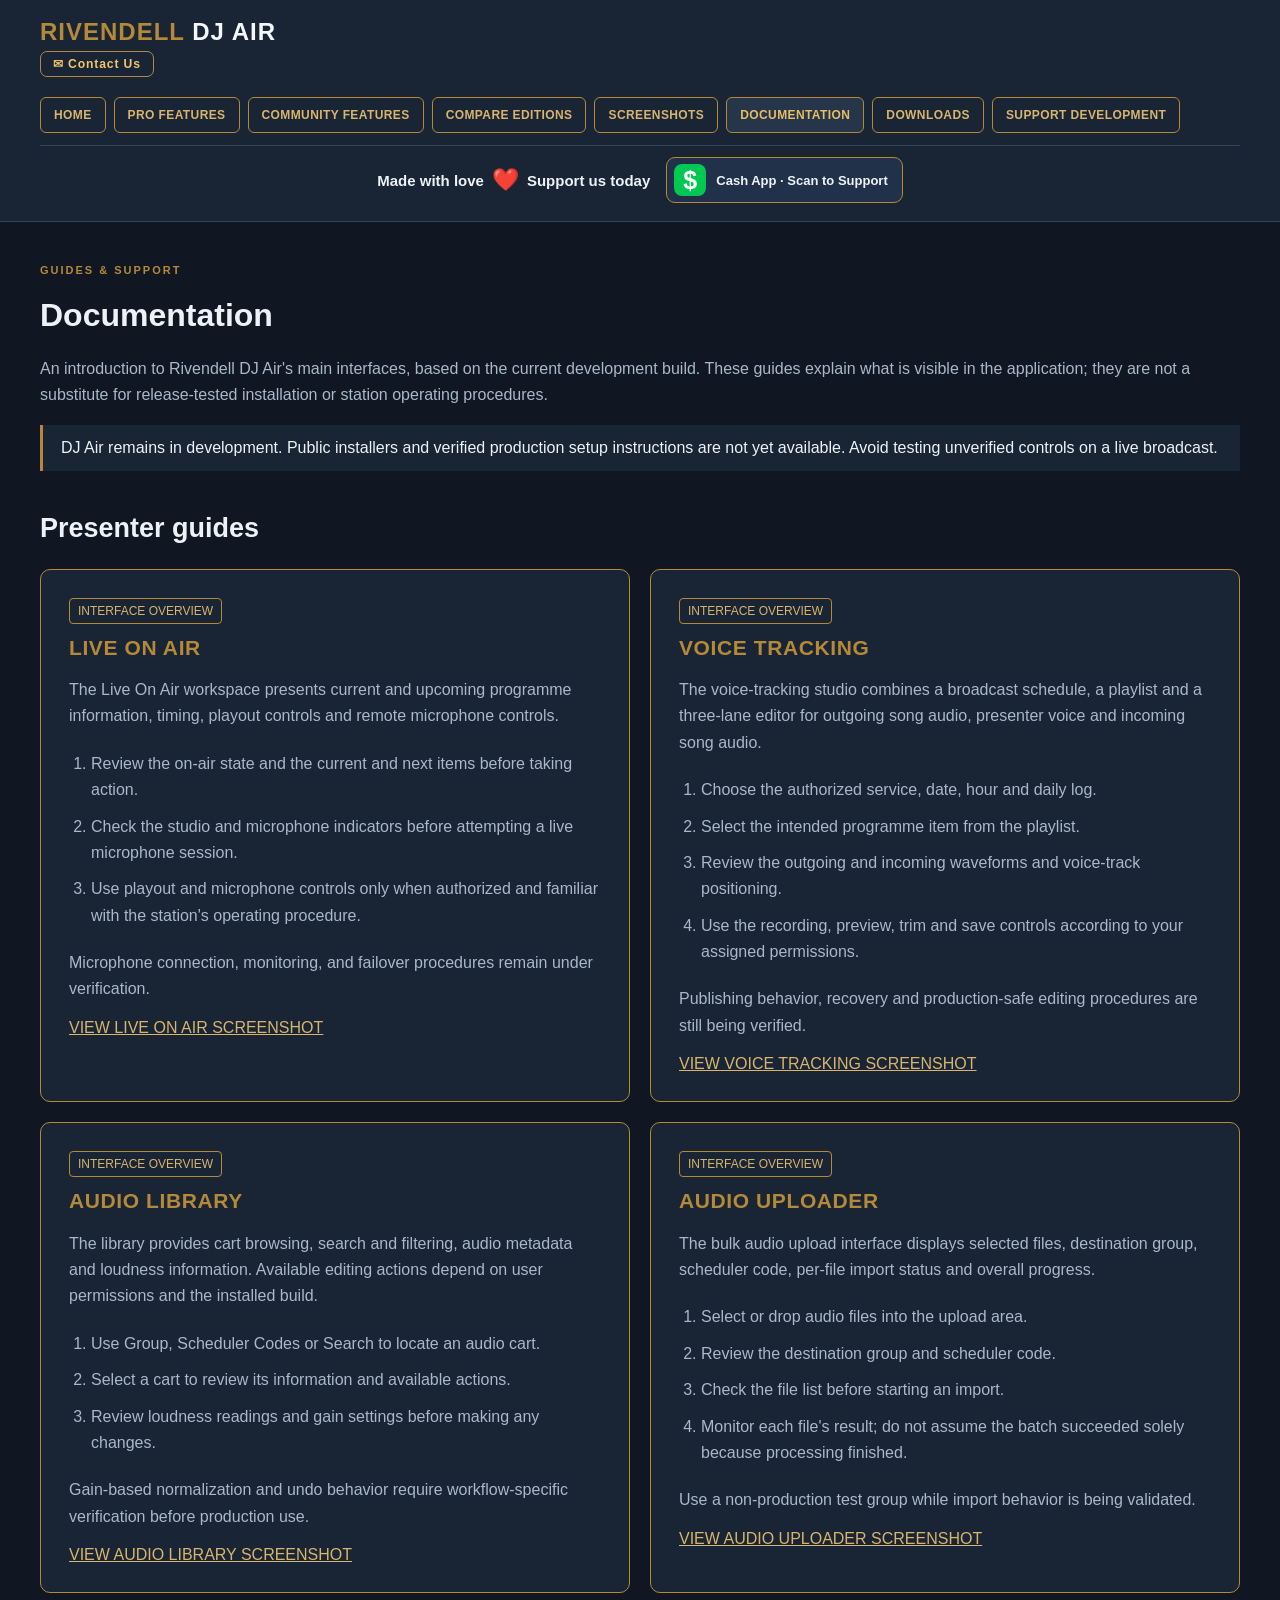
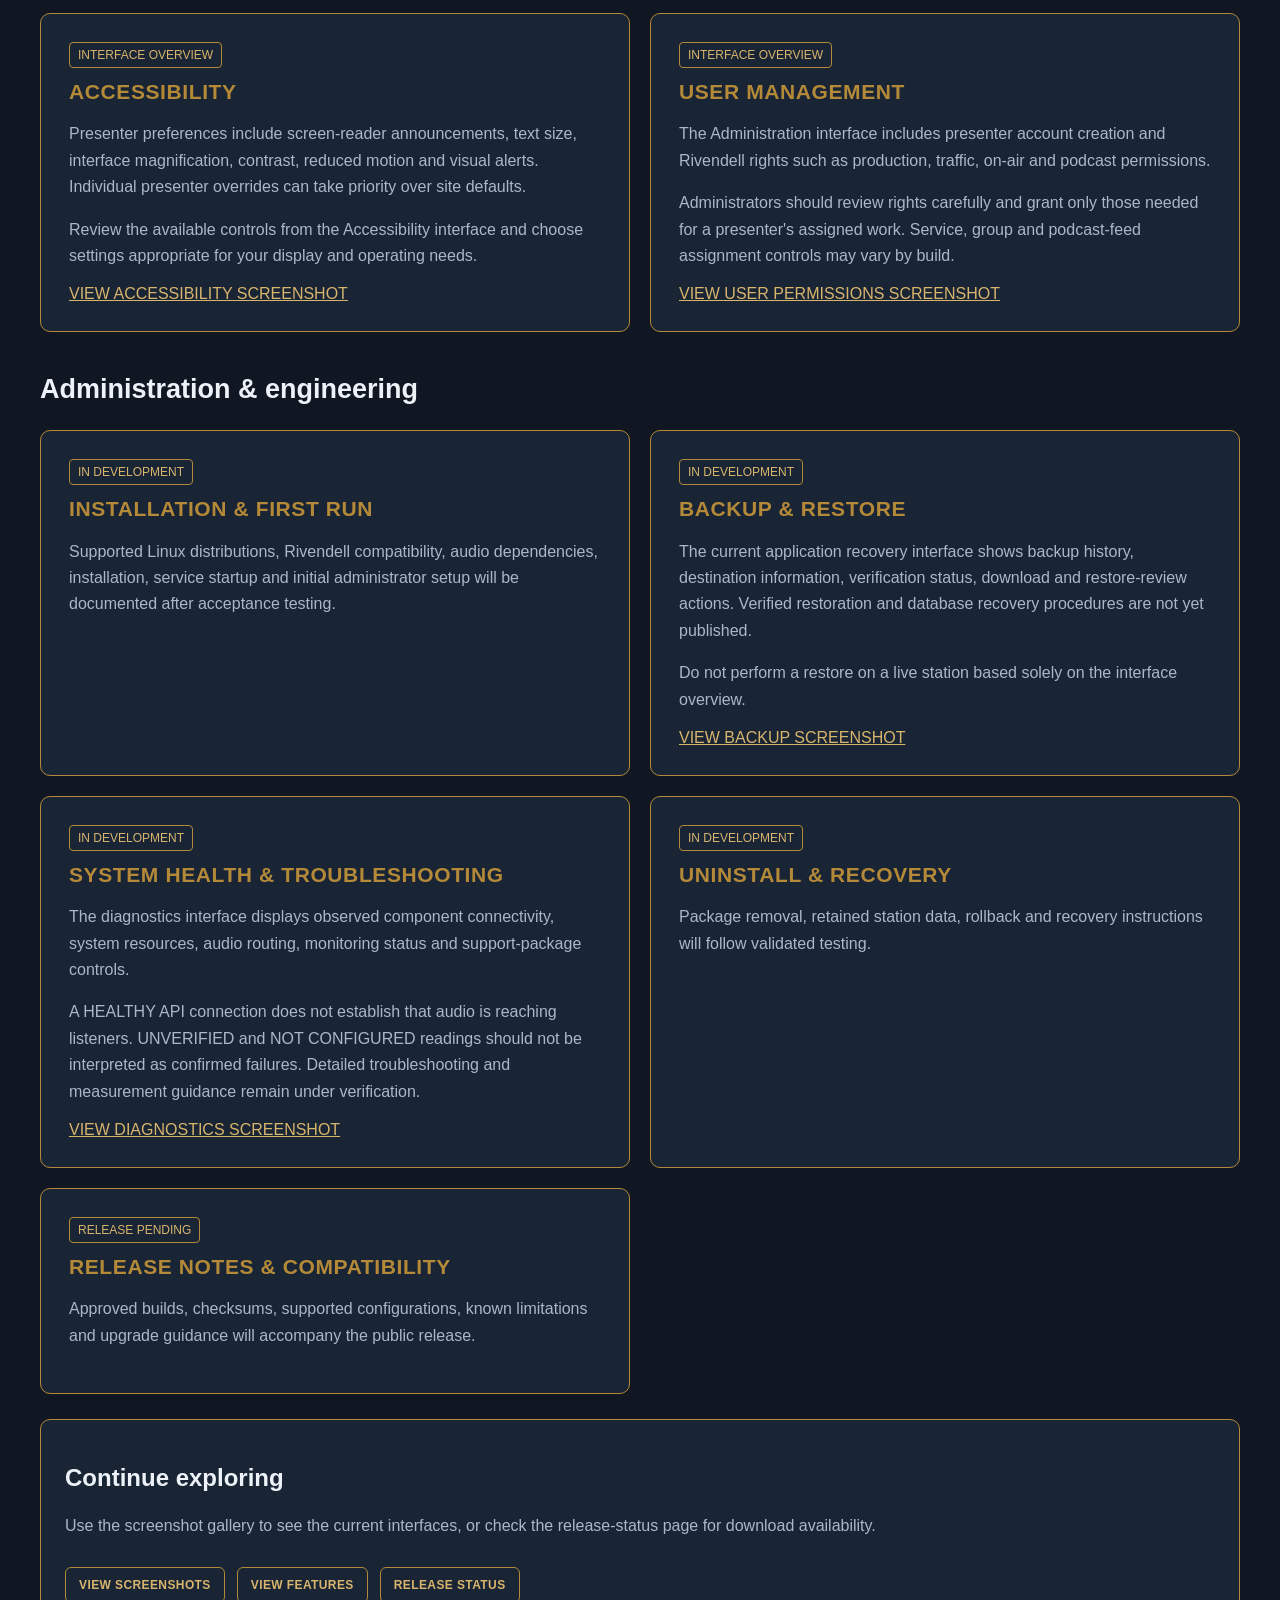
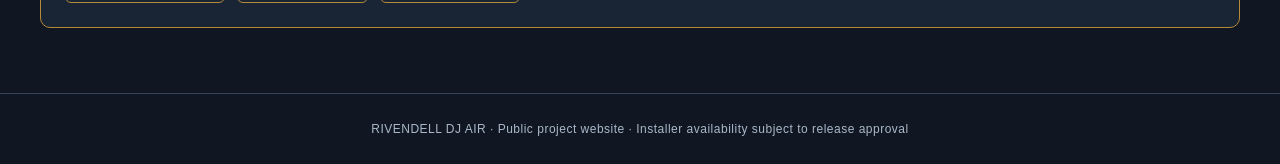
<file: documentation.html>
<!doctype html><html lang="en"><head><meta charset="utf-8"><meta name="viewport" content="width=device-width,initial-scale=1"><meta name="description" content="Rivendell DJ Air documentation overview: presenter guides, voice tracking, audio library, accessibility, administration, backup, diagnostics and release information."><title>Documentation | Rivendell DJ Air</title><link rel="stylesheet" href="assets/css/site.css?v=20261116-mobile-menu"><link rel="stylesheet" href="assets/css/contact.css?v=20261116"></head><body><header class="site-header"><div class="header-inner"><div class="brand-contact"><a class="brand" href="index.html"><span>RIVENDELL</span> DJ AIR</a><button type="button" class="contact-open" data-contact-open>✉ Contact Us</button></div><nav class="site-nav" aria-label="Main navigation"><a href="index.html">HOME</a><a href="features.html">PRO FEATURES</a><a href="community-features.html">COMMUNITY FEATURES</a><a href="compare.html">COMPARE EDITIONS</a><a href="screenshots.html">SCREENSHOTS</a><a href="documentation.html" aria-current="page">DOCUMENTATION</a><a href="downloads.html">DOWNLOADS</a><a href="support.html">SUPPORT DEVELOPMENT</a></nav><details class="mobile-menu"><summary aria-label="Open navigation menu"><span class="hamburger-icon" aria-hidden="true"><i></i><i></i><i></i></span><span>MENU</span></summary><nav class="mobile-nav" aria-label="Mobile navigation"><a href="index.html">HOME</a><a href="features.html">PRO FEATURES</a><a href="community-features.html">COMMUNITY FEATURES</a><a href="compare.html">COMPARE EDITIONS</a><a href="screenshots.html">SCREENSHOTS</a><a href="documentation.html">DOCUMENTATION</a><a href="downloads.html">DOWNLOADS</a><a href="support.html">SUPPORT DEVELOPMENT</a></nav></details></div><div class="header-support-strip"><span class="header-support-text">Made with love <span class="pulse-heart" aria-label="love" role="img">❤️</span> Support us today</span><button class="header-cashapp-button" type="button" onclick="document.getElementById('header-cashapp-modal').showModal()"><span class="cashapp-mark" aria-hidden="true">$</span><span>Cash App · Scan to Support</span></button></div></header><dialog id="header-cashapp-modal" class="cashapp-qr-modal" onclick="if(event.target===this)this.close()"><div class="cashapp-modal-inner"><button class="cashapp-close" type="button" onclick="document.getElementById('header-cashapp-modal').close()" aria-label="Close QR code">× Close</button><img src="rivdjaircashapp.png?v=20261116-finalqr" alt="Cash App QR code for Rivendell DJ AIR, $rivdjair"><p>Scan with your phone to support Rivendell DJ Air. Contributions are voluntary and never required to use the software.</p></div></dialog><main class="container">
<div class="eyebrow">Guides &amp; support</div><h1>Documentation</h1>
<p class="intro">An introduction to Rivendell DJ Air's main interfaces, based on the current development build. These guides explain what is visible in the application; they are not a substitute for release-tested installation or station operating procedures.</p>
<div class="notice">DJ Air remains in development. Public installers and verified production setup instructions are not yet available. Avoid testing unverified controls on a live broadcast.</div>
<h2 class="section-title">Presenter guides</h2>
<div class="cards">
<section class="card"><span class="tag">INTERFACE OVERVIEW</span><h2>LIVE ON AIR</h2><p>The Live On Air workspace presents current and upcoming programme information, timing, playout controls and remote microphone controls.</p><ol class="steps"><li>Review the on-air state and the current and next items before taking action.</li><li>Check the studio and microphone indicators before attempting a live microphone session.</li><li>Use playout and microphone controls only when authorized and familiar with the station's operating procedure.</li></ol><p>Microphone connection, monitoring, and failover procedures remain under verification.</p><a href="Live%20Page.png">VIEW LIVE ON AIR SCREENSHOT</a></section>
<section class="card"><span class="tag">INTERFACE OVERVIEW</span><h2>VOICE TRACKING</h2><p>The voice-tracking studio combines a broadcast schedule, a playlist and a three-lane editor for outgoing song audio, presenter voice and incoming song audio.</p><ol class="steps"><li>Choose the authorized service, date, hour and daily log.</li><li>Select the intended programme item from the playlist.</li><li>Review the outgoing and incoming waveforms and voice-track positioning.</li><li>Use the recording, preview, trim and save controls according to your assigned permissions.</li></ol><p>Publishing behavior, recovery and production-safe editing procedures are still being verified.</p><a href="Voice%20Tracker.png">VIEW VOICE TRACKING SCREENSHOT</a></section>
<section class="card"><span class="tag">INTERFACE OVERVIEW</span><h2>AUDIO LIBRARY</h2><p>The library provides cart browsing, search and filtering, audio metadata and loudness information. Available editing actions depend on user permissions and the installed build.</p><ol class="steps"><li>Use Group, Scheduler Codes or Search to locate an audio cart.</li><li>Select a cart to review its information and available actions.</li><li>Review loudness readings and gain settings before making any changes.</li></ol><p>Gain-based normalization and undo behavior require workflow-specific verification before production use.</p><a href="audio-library.png">VIEW AUDIO LIBRARY SCREENSHOT</a></section>
<section class="card"><span class="tag">INTERFACE OVERVIEW</span><h2>AUDIO UPLOADER</h2><p>The bulk audio upload interface displays selected files, destination group, scheduler code, per-file import status and overall progress.</p><ol class="steps"><li>Select or drop audio files into the upload area.</li><li>Review the destination group and scheduler code.</li><li>Check the file list before starting an import.</li><li>Monitor each file's result; do not assume the batch succeeded solely because processing finished.</li></ol><p>Use a non-production test group while import behavior is being validated.</p><a href="Audio%20Uploader.png">VIEW AUDIO UPLOADER SCREENSHOT</a></section>
<section class="card"><span class="tag">INTERFACE OVERVIEW</span><h2>ACCESSIBILITY</h2><p>Presenter preferences include screen-reader announcements, text size, interface magnification, contrast, reduced motion and visual alerts. Individual presenter overrides can take priority over site defaults.</p><p>Review the available controls from the Accessibility interface and choose settings appropriate for your display and operating needs.</p><a href="accessibility.png">VIEW ACCESSIBILITY SCREENSHOT</a></section>
<section class="card"><span class="tag">INTERFACE OVERVIEW</span><h2>USER MANAGEMENT</h2><p>The Administration interface includes presenter account creation and Rivendell rights such as production, traffic, on-air and podcast permissions.</p><p>Administrators should review rights carefully and grant only those needed for a presenter's assigned work. Service, group and podcast-feed assignment controls may vary by build.</p><a href="User%20Permissions.png">VIEW USER PERMISSIONS SCREENSHOT</a></section>
</div>
<h2 class="section-title">Administration &amp; engineering</h2>
<div class="cards">
<section class="card"><span class="tag">IN DEVELOPMENT</span><h2>INSTALLATION &amp; FIRST RUN</h2><p>Supported Linux distributions, Rivendell compatibility, audio dependencies, installation, service startup and initial administrator setup will be documented after acceptance testing.</p></section>
<section class="card"><span class="tag">IN DEVELOPMENT</span><h2>BACKUP &amp; RESTORE</h2><p>The current application recovery interface shows backup history, destination information, verification status, download and restore-review actions. Verified restoration and database recovery procedures are not yet published.</p><p>Do not perform a restore on a live station based solely on the interface overview.</p><a href="DJ%20AIR%20Application%20Backup%20And%20Restore.png">VIEW BACKUP SCREENSHOT</a></section>
<section class="card"><span class="tag">IN DEVELOPMENT</span><h2>SYSTEM HEALTH &amp; TROUBLESHOOTING</h2><p>The diagnostics interface displays observed component connectivity, system resources, audio routing, monitoring status and support-package controls.</p><p>A HEALTHY API connection does not establish that audio is reaching listeners. UNVERIFIED and NOT CONFIGURED readings should not be interpreted as confirmed failures. Detailed troubleshooting and measurement guidance remain under verification.</p><a href="System%20Health%20%26%20Dignpstics.png">VIEW DIAGNOSTICS SCREENSHOT</a></section>
<section class="card"><span class="tag">IN DEVELOPMENT</span><h2>UNINSTALL &amp; RECOVERY</h2><p>Package removal, retained station data, rollback and recovery instructions will follow validated testing.</p></section>
<section class="card"><span class="tag">RELEASE PENDING</span><h2>RELEASE NOTES &amp; COMPATIBILITY</h2><p>Approved builds, checksums, supported configurations, known limitations and upgrade guidance will accompany the public release.</p></section>
</div>
<div class="panel"><h2>Continue exploring</h2><p>Use the screenshot gallery to see the current interfaces, or check the release-status page for download availability.</p><div class="button-row"><a class="button" href="screenshots.html">VIEW SCREENSHOTS</a><a class="button" href="features.html">VIEW FEATURES</a><a class="button" href="downloads.html">RELEASE STATUS</a></div></div>
</main><footer class="site-footer">RIVENDELL DJ AIR · Public project website · Installer availability subject to release approval</footer><dialog id="djair-contact-modal" class="contact-dialog" aria-labelledby="djair-contact-title"><form id="djair-contact-form" class="contact-inner" action="https://formspree.io/f/myeweqzp" method="POST"><h2 id="djair-contact-title">Contact Rivendell DJ Air</h2><p>Send us a message. We'll reply to the email address you provide.</p><label>Name<input name="name" autocomplete="name" maxlength="120" required></label><label>Email address<input type="email" name="email" autocomplete="email" maxlength="254" required></label><label>Subject<input name="subject" maxlength="150" required></label><label>Message<textarea name="message" minlength="10" maxlength="5000" required></textarea></label><div class="contact-hp" aria-hidden="true"><label>Leave this blank<input type="text" name="_gotcha" tabindex="-1" autocomplete="off"></label></div><div class="cf-turnstile" data-sitekey="0x4AAAAAAGD76PvdHKjts_0C"></div><p id="djair-contact-status" class="contact-status" role="status" aria-live="polite"></p><div class="contact-actions"><button type="button" class="contact-cancel" data-contact-close>Close</button><button type="submit" class="contact-submit">Send Message</button></div></form></dialog><script src="https://challenges.cloudflare.com/turnstile/v0/api.js" async defer></script><script src="assets/js/contact.js?v=20261116" defer></script></body></html>
</file>
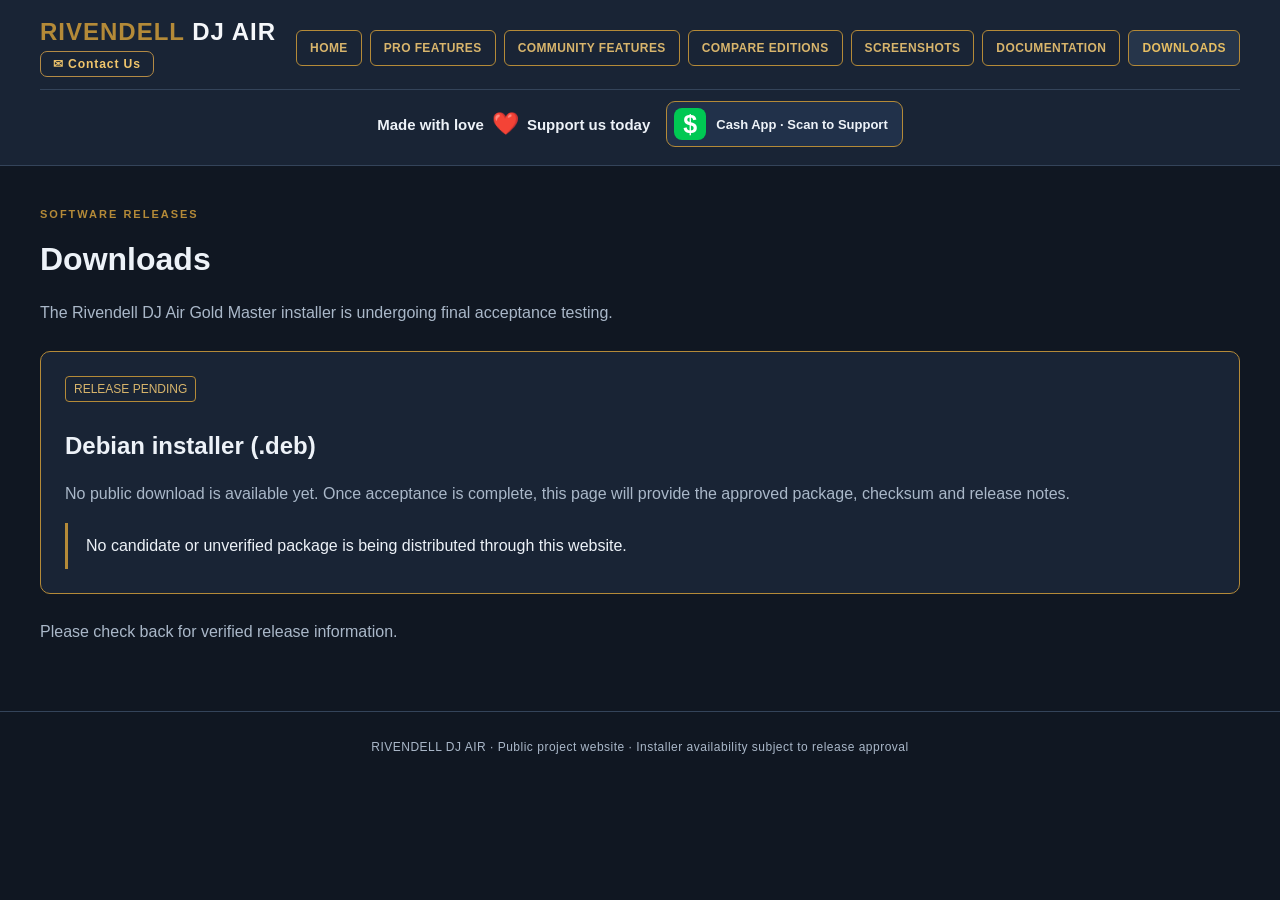
<file: downloads.html>
<!doctype html><html lang="en"><head><meta charset="utf-8"><meta name="viewport" content="width=device-width,initial-scale=1"><meta name="description" content="Rivendell DJ Air — web-based radio broadcasting tools for Rivendell."><title>Downloads | Rivendell DJ Air</title><link rel="stylesheet" href="assets/css/site.css?v=20261116-mobile-menu"><link rel="stylesheet" href="assets/css/contact.css?v=20261116"></head><body><header class="site-header"><div class="header-inner"><div class="brand-contact"><a class="brand" href="index.html"><span>RIVENDELL</span> DJ AIR</a><button type="button" class="contact-open" data-contact-open>✉ Contact Us</button></div><nav class="site-nav" aria-label="Main navigation"><a href="index.html">HOME</a><a href="features.html">PRO FEATURES</a><a href="community-features.html">COMMUNITY FEATURES</a><a href="compare.html">COMPARE EDITIONS</a><a href="screenshots.html">SCREENSHOTS</a><a href="documentation.html">DOCUMENTATION</a><a href="downloads.html" aria-current="page">DOWNLOADS</a></nav><details class="mobile-menu"><summary aria-label="Open navigation menu"><span class="hamburger-icon" aria-hidden="true"><i></i><i></i><i></i></span><span>MENU</span></summary><nav class="mobile-nav" aria-label="Mobile navigation"><a href="index.html">HOME</a><a href="features.html">PRO FEATURES</a><a href="community-features.html">COMMUNITY FEATURES</a><a href="compare.html">COMPARE EDITIONS</a><a href="screenshots.html">SCREENSHOTS</a><a href="documentation.html">DOCUMENTATION</a><a href="downloads.html">DOWNLOADS</a><a href="support.html">SUPPORT DEVELOPMENT</a></nav></details></div><div class="header-support-strip"><span class="header-support-text">Made with love <span class="pulse-heart" aria-label="love" role="img">❤️</span> Support us today</span><button class="header-cashapp-button" type="button" onclick="document.getElementById('header-cashapp-modal').showModal()"><span class="cashapp-mark" aria-hidden="true">$</span><span>Cash App · Scan to Support</span></button></div></header><dialog id="header-cashapp-modal" class="cashapp-qr-modal" onclick="if(event.target===this)this.close()"><div class="cashapp-modal-inner"><button class="cashapp-close" type="button" onclick="document.getElementById('header-cashapp-modal').close()" aria-label="Close QR code">× Close</button><img src="rivdjaircashapp.png?v=20261116-finalqr" alt="Cash App QR code for Rivendell DJ AIR, $rivdjair"><p>Scan with your phone to support Rivendell DJ Air. Contributions are voluntary and never required to use the software.</p></div></dialog><main class="container"><div class="eyebrow">Software releases</div><h1>Downloads</h1><p class="intro">The Rivendell DJ Air Gold Master installer is undergoing final acceptance testing.</p><div class="panel"><span class="tag">RELEASE PENDING</span><h2>Debian installer (.deb)</h2><p>No public download is available yet. Once acceptance is complete, this page will provide the approved package, checksum and release notes.</p><div class="notice">No candidate or unverified package is being distributed through this website.</div></div><p class="intro">Please check back for verified release information.</p></main><footer class="site-footer">RIVENDELL DJ AIR · Public project website · Installer availability subject to release approval</footer><dialog id="djair-contact-modal" class="contact-dialog" aria-labelledby="djair-contact-title"><form id="djair-contact-form" class="contact-inner" action="https://formspree.io/f/myeweqzp" method="POST"><h2 id="djair-contact-title">Contact Rivendell DJ Air</h2><p>Send us a message. We'll reply to the email address you provide.</p><label>Name<input name="name" autocomplete="name" maxlength="120" required></label><label>Email address<input type="email" name="email" autocomplete="email" maxlength="254" required></label><label>Subject<input name="subject" maxlength="150" required></label><label>Message<textarea name="message" minlength="10" maxlength="5000" required></textarea></label><div class="contact-hp" aria-hidden="true"><label>Leave this blank<input type="text" name="_gotcha" tabindex="-1" autocomplete="off"></label></div><div class="cf-turnstile" data-sitekey="0x4AAAAAAGD76PvdHKjts_0C"></div><p id="djair-contact-status" class="contact-status" role="status" aria-live="polite"></p><div class="contact-actions"><button type="button" class="contact-cancel" data-contact-close>Close</button><button type="submit" class="contact-submit">Send Message</button></div></form></dialog><script src="https://challenges.cloudflare.com/turnstile/v0/api.js" async defer></script><script src="assets/js/contact.js?v=20261116" defer></script></body></html>
</file>
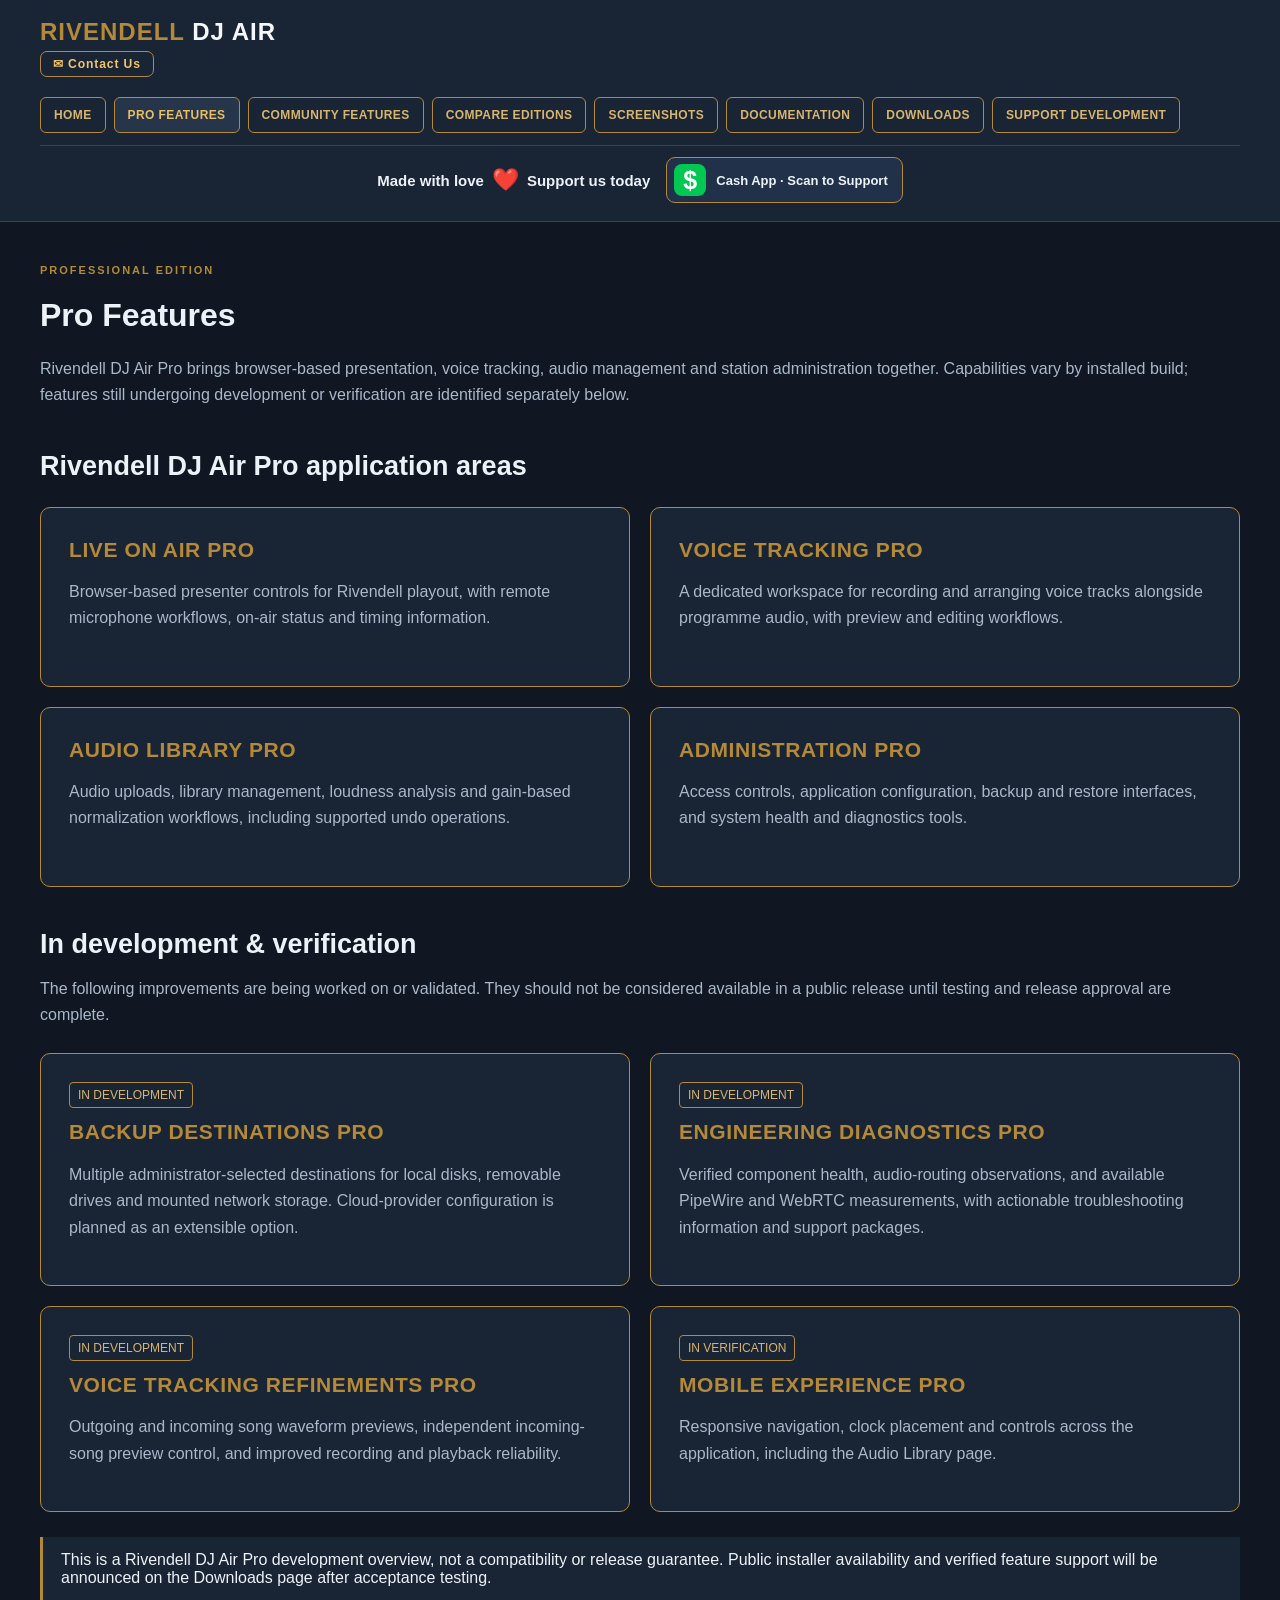
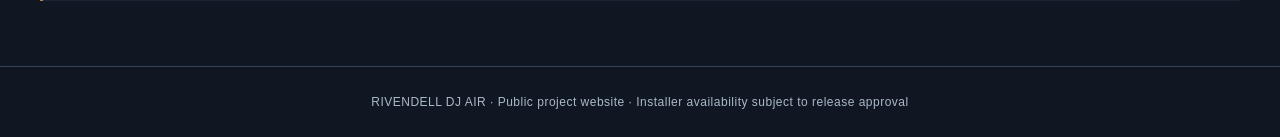
<file: features.html>
<!doctype html><html lang="en"><head><meta charset="utf-8"><meta name="viewport" content="width=device-width,initial-scale=1"><meta name="description" content="Rivendell DJ Air — web-based radio broadcasting tools for Rivendell."><title>Pro Features | Rivendell DJ Air</title><link rel="stylesheet" href="assets/css/site.css?v=20261116-mobile-menu"><link rel="stylesheet" href="assets/css/contact.css?v=20261116"></head><body><header class="site-header"><div class="header-inner"><div class="brand-contact"><a class="brand" href="index.html"><span>RIVENDELL</span> DJ AIR</a><button type="button" class="contact-open" data-contact-open>✉ Contact Us</button></div><nav class="site-nav" aria-label="Main navigation"><a href="index.html">HOME</a><a href="features.html" aria-current="page">PRO FEATURES</a><a href="community-features.html">COMMUNITY FEATURES</a><a href="compare.html">COMPARE EDITIONS</a><a href="screenshots.html">SCREENSHOTS</a><a href="documentation.html">DOCUMENTATION</a><a href="downloads.html">DOWNLOADS</a><a href="support.html">SUPPORT DEVELOPMENT</a></nav><details class="mobile-menu"><summary aria-label="Open navigation menu"><span class="hamburger-icon" aria-hidden="true"><i></i><i></i><i></i></span><span>MENU</span></summary><nav class="mobile-nav" aria-label="Mobile navigation"><a href="index.html">HOME</a><a href="features.html" aria-current="page">PRO FEATURES</a><a href="community-features.html">COMMUNITY FEATURES</a><a href="compare.html">COMPARE EDITIONS</a><a href="screenshots.html">SCREENSHOTS</a><a href="documentation.html">DOCUMENTATION</a><a href="downloads.html">DOWNLOADS</a><a href="support.html">SUPPORT DEVELOPMENT</a></nav></details></div><div class="header-support-strip"><span class="header-support-text">Made with love <span class="pulse-heart" aria-label="love" role="img">❤️</span> Support us today</span><button class="header-cashapp-button" type="button" onclick="document.getElementById('header-cashapp-modal').showModal()"><span class="cashapp-mark" aria-hidden="true">$</span><span>Cash App · Scan to Support</span></button></div></header><dialog id="header-cashapp-modal" class="cashapp-qr-modal" onclick="if(event.target===this)this.close()"><div class="cashapp-modal-inner"><button class="cashapp-close" type="button" onclick="document.getElementById('header-cashapp-modal').close()" aria-label="Close QR code">× Close</button><img src="rivdjaircashapp.png?v=20261116-finalqr" alt="Cash App QR code for Rivendell DJ AIR, $rivdjair"><p>Scan with your phone to support Rivendell DJ Air. Contributions are voluntary and never required to use the software.</p></div></dialog><main class="container"><div class="eyebrow">Professional Edition</div><h1>Pro Features</h1><p class="intro">Rivendell DJ Air Pro brings browser-based presentation, voice tracking, audio management and station administration together. Capabilities vary by installed build; features still undergoing development or verification are identified separately below.</p>
<h2 class="section-title">Rivendell DJ Air Pro application areas</h2><div class="cards">
<article class="card"><h2>LIVE ON AIR PRO</h2><p>Browser-based presenter controls for Rivendell playout, with remote microphone workflows, on-air status and timing information.</p></article>
<article class="card"><h2>VOICE TRACKING PRO</h2><p>A dedicated workspace for recording and arranging voice tracks alongside programme audio, with preview and editing workflows.</p></article>
<article class="card"><h2>AUDIO LIBRARY PRO</h2><p>Audio uploads, library management, loudness analysis and gain-based normalization workflows, including supported undo operations.</p></article>
<article class="card"><h2>ADMINISTRATION PRO</h2><p>Access controls, application configuration, backup and restore interfaces, and system health and diagnostics tools.</p></article>
</div>
<h2 class="section-title">In development &amp; verification</h2><p class="intro">The following improvements are being worked on or validated. They should not be considered available in a public release until testing and release approval are complete.</p><div class="cards">
<article class="card"><span class="tag">IN DEVELOPMENT</span><h2>BACKUP DESTINATIONS PRO</h2><p>Multiple administrator-selected destinations for local disks, removable drives and mounted network storage. Cloud-provider configuration is planned as an extensible option.</p></article>
<article class="card"><span class="tag">IN DEVELOPMENT</span><h2>ENGINEERING DIAGNOSTICS PRO</h2><p>Verified component health, audio-routing observations, and available PipeWire and WebRTC measurements, with actionable troubleshooting information and support packages.</p></article>
<article class="card"><span class="tag">IN DEVELOPMENT</span><h2>VOICE TRACKING REFINEMENTS PRO</h2><p>Outgoing and incoming song waveform previews, independent incoming-song preview control, and improved recording and playback reliability.</p></article>
<article class="card"><span class="tag">IN VERIFICATION</span><h2>MOBILE EXPERIENCE PRO</h2><p>Responsive navigation, clock placement and controls across the application, including the Audio Library page.</p></article>
</div><div class="notice">This is a Rivendell DJ Air Pro development overview, not a compatibility or release guarantee. Public installer availability and verified feature support will be announced on the Downloads page after acceptance testing.</div></main><footer class="site-footer">RIVENDELL DJ AIR · Public project website · Installer availability subject to release approval</footer><dialog id="djair-contact-modal" class="contact-dialog" aria-labelledby="djair-contact-title"><form id="djair-contact-form" class="contact-inner" action="https://formspree.io/f/myeweqzp" method="POST"><h2 id="djair-contact-title">Contact Rivendell DJ Air</h2><p>Send us a message. We'll reply to the email address you provide.</p><label>Name<input name="name" autocomplete="name" maxlength="120" required></label><label>Email address<input type="email" name="email" autocomplete="email" maxlength="254" required></label><label>Subject<input name="subject" maxlength="150" required></label><label>Message<textarea name="message" minlength="10" maxlength="5000" required></textarea></label><div class="contact-hp" aria-hidden="true"><label>Leave this blank<input type="text" name="_gotcha" tabindex="-1" autocomplete="off"></label></div><div class="cf-turnstile" data-sitekey="0x4AAAAAAGD76PvdHKjts_0C"></div><p id="djair-contact-status" class="contact-status" role="status" aria-live="polite"></p><div class="contact-actions"><button type="button" class="contact-cancel" data-contact-close>Close</button><button type="submit" class="contact-submit">Send Message</button></div></form></dialog><script src="https://challenges.cloudflare.com/turnstile/v0/api.js" async defer></script><script src="assets/js/contact.js?v=20261116" defer></script></body></html>
</file>
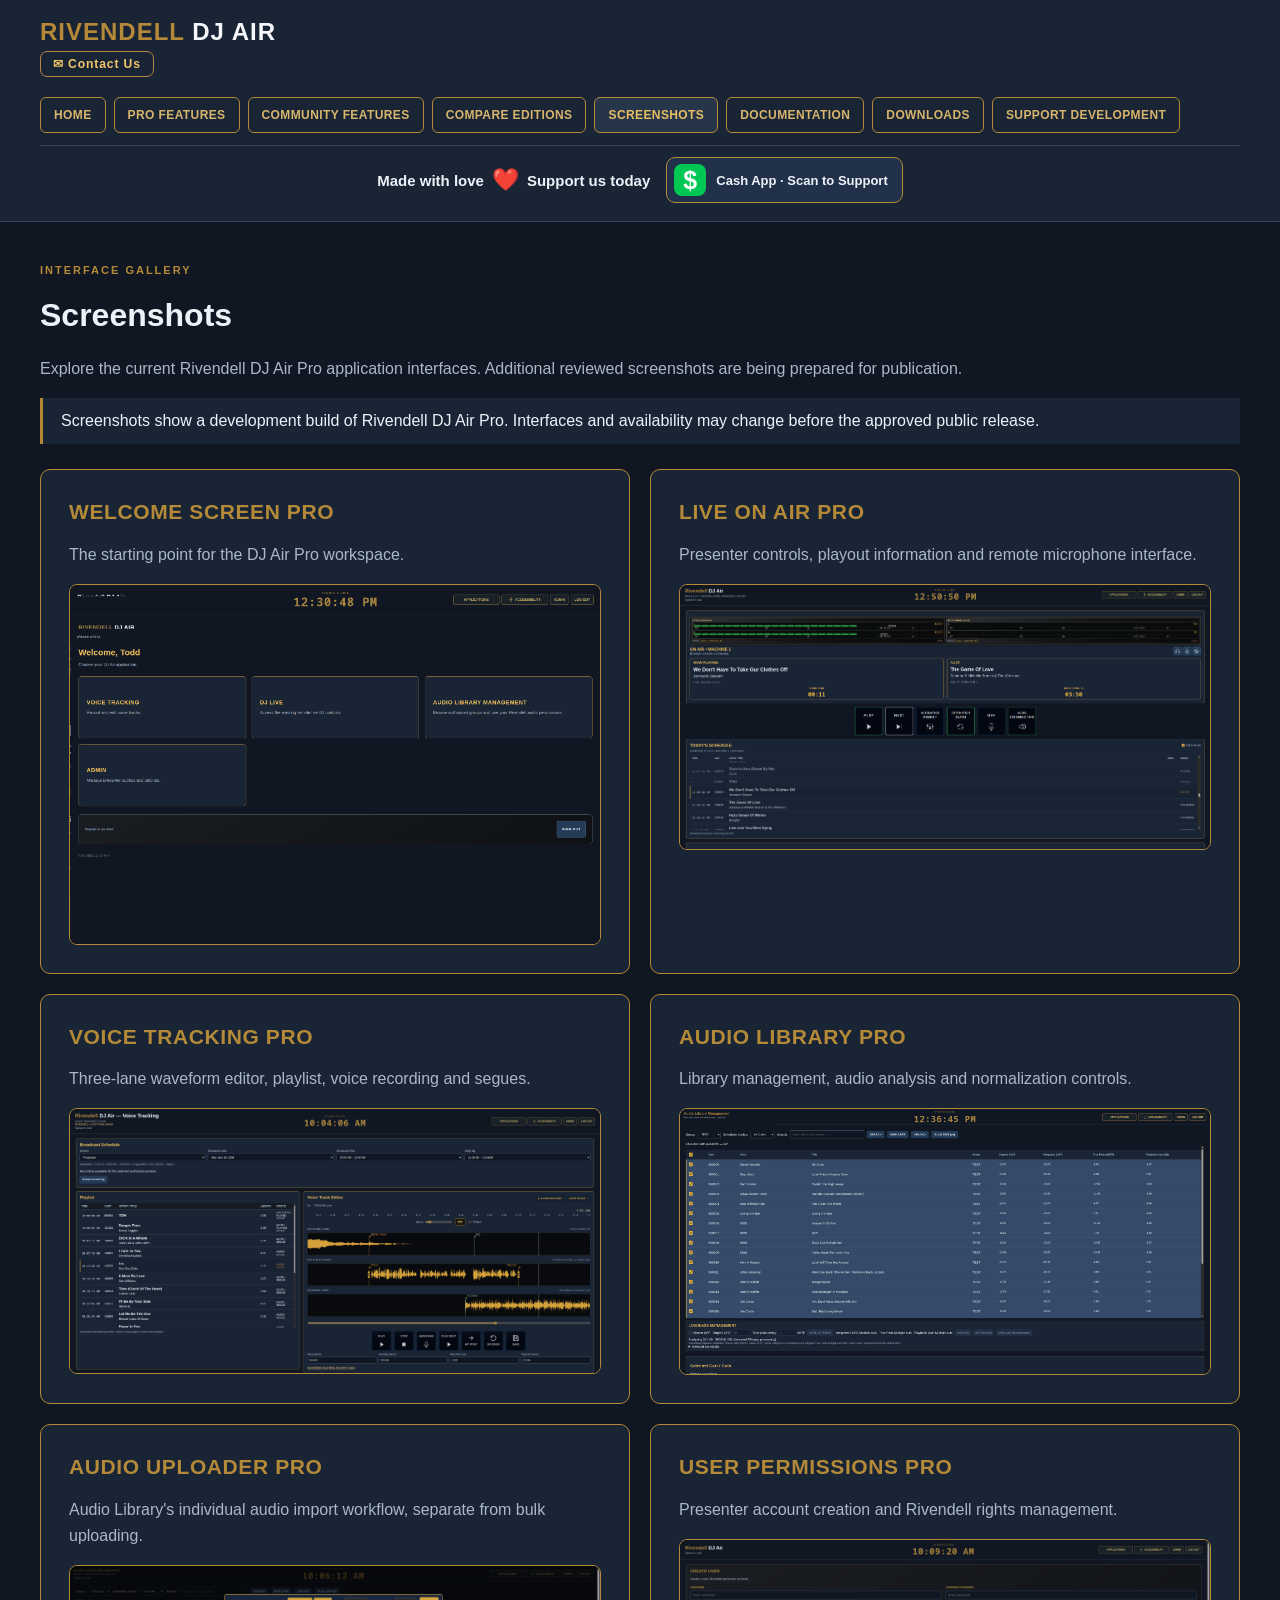
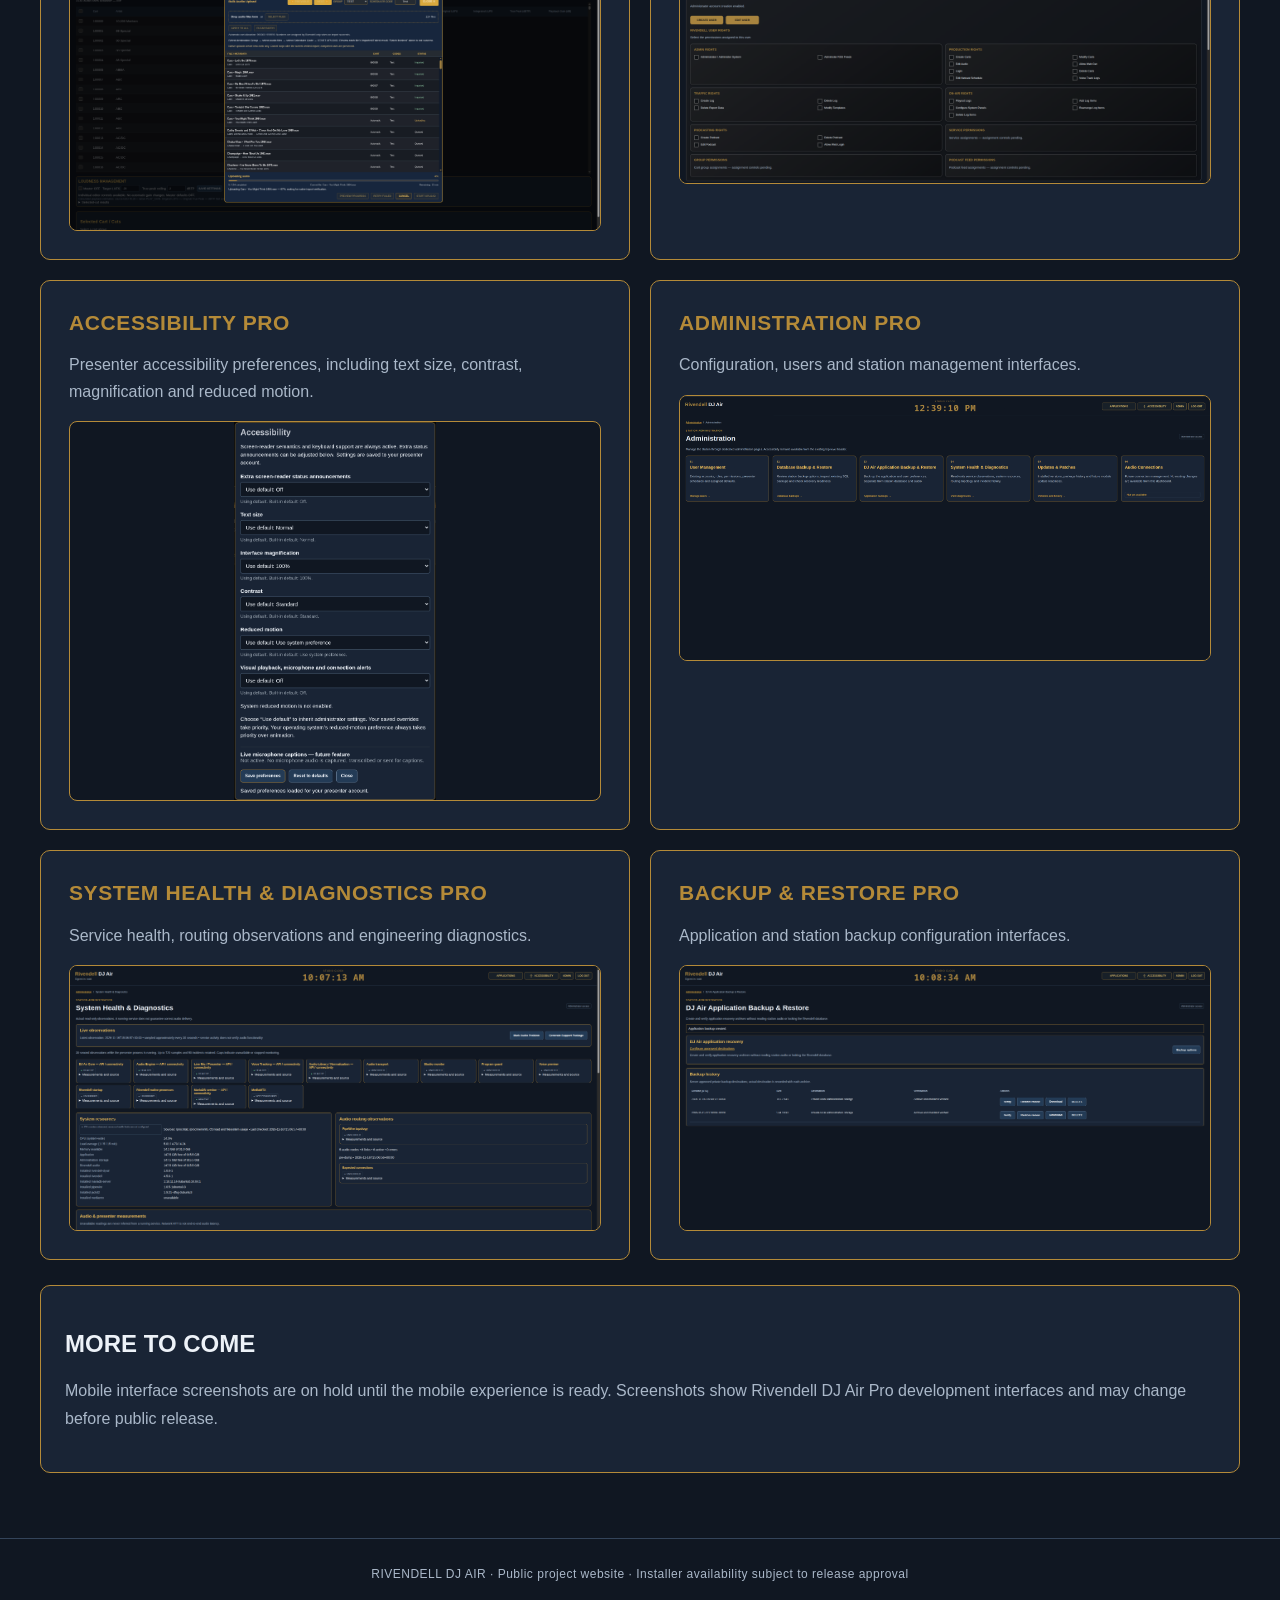
<file: screenshots.html>
<!doctype html><html lang="en"><head><meta charset="utf-8"><meta name="viewport" content="width=device-width,initial-scale=1"><meta name="description" content="Rivendell DJ Air — web-based radio broadcasting tools for Rivendell."><title>Screenshots | Rivendell DJ Air</title><link rel="stylesheet" href="assets/css/site.css?v=20261116-mobile-menu"><link rel="stylesheet" href="assets/css/contact.css?v=20261116"></head><body><header class="site-header"><div class="header-inner"><div class="brand-contact"><a class="brand" href="index.html"><span>RIVENDELL</span> DJ AIR</a><button type="button" class="contact-open" data-contact-open>✉ Contact Us</button></div><nav class="site-nav" aria-label="Main navigation"><a href="index.html">HOME</a><a href="features.html">PRO FEATURES</a><a href="community-features.html">COMMUNITY FEATURES</a><a href="compare.html">COMPARE EDITIONS</a><a href="screenshots.html" aria-current="page">SCREENSHOTS</a><a href="documentation.html">DOCUMENTATION</a><a href="downloads.html">DOWNLOADS</a><a href="support.html">SUPPORT DEVELOPMENT</a></nav><details class="mobile-menu"><summary aria-label="Open navigation menu"><span class="hamburger-icon" aria-hidden="true"><i></i><i></i><i></i></span><span>MENU</span></summary><nav class="mobile-nav" aria-label="Mobile navigation"><a href="index.html">HOME</a><a href="features.html">PRO FEATURES</a><a href="community-features.html">COMMUNITY FEATURES</a><a href="compare.html">COMPARE EDITIONS</a><a href="screenshots.html">SCREENSHOTS</a><a href="documentation.html">DOCUMENTATION</a><a href="downloads.html">DOWNLOADS</a><a href="support.html">SUPPORT DEVELOPMENT</a></nav></details></div><div class="header-support-strip"><span class="header-support-text">Made with love <span class="pulse-heart" aria-label="love" role="img">❤️</span> Support us today</span><button class="header-cashapp-button" type="button" onclick="document.getElementById('header-cashapp-modal').showModal()"><span class="cashapp-mark" aria-hidden="true">$</span><span>Cash App · Scan to Support</span></button></div></header><dialog id="header-cashapp-modal" class="cashapp-qr-modal" onclick="if(event.target===this)this.close()"><div class="cashapp-modal-inner"><button class="cashapp-close" type="button" onclick="document.getElementById('header-cashapp-modal').close()" aria-label="Close QR code">× Close</button><img src="rivdjaircashapp.png?v=20261116-finalqr" alt="Cash App QR code for Rivendell DJ AIR, $rivdjair"><p>Scan with your phone to support Rivendell DJ Air. Contributions are voluntary and never required to use the software.</p></div></dialog><main class="container"><div class="eyebrow">Interface gallery</div><h1>Screenshots</h1><p class="intro">Explore the current Rivendell DJ Air Pro application interfaces. Additional reviewed screenshots are being prepared for publication.</p><div class="notice">Screenshots show a development build of Rivendell DJ Air Pro. Interfaces and availability may change before the approved public release.</div><div class="cards"><article class="card"><h2>WELCOME SCREEN PRO</h2><p>The starting point for the DJ Air Pro workspace.</p><a href="welcome.png" target="_blank" rel="noopener noreferrer" aria-label="Open full-size WELCOME SCREEN Pro screenshot"><img class="gallery-shot" src="welcome.png" alt="Rivendell DJ Air Pro welcome screen interface screenshot" loading="lazy"></a></article><article class="card"><h2>LIVE ON AIR PRO</h2><p>Presenter controls, playout information and remote microphone interface.</p><a href="Live%20Page.png" target="_blank" rel="noopener noreferrer" aria-label="Open full-size LIVE ON AIR Pro screenshot"><img class="gallery-shot" src="Live%20Page.png" alt="Rivendell DJ Air Pro live on air interface screenshot" loading="lazy"></a></article><article class="card"><h2>VOICE TRACKING PRO</h2><p>Three-lane waveform editor, playlist, voice recording and segues.</p><a href="Voice%20Tracker.png" target="_blank" rel="noopener noreferrer" aria-label="Open full-size VOICE TRACKING Pro screenshot"><img class="gallery-shot" src="Voice%20Tracker.png" alt="Rivendell DJ Air Pro voice tracking interface screenshot" loading="lazy" onerror="this.parentElement.hidden=true;this.parentElement.nextElementSibling.hidden=false"></a><div class="shot-placeholder" hidden>Screenshot awaiting upload</div></article><article class="card"><h2>AUDIO LIBRARY PRO</h2><p>Library management, audio analysis and normalization controls.</p><a href="audio-library.png" target="_blank" rel="noopener noreferrer" aria-label="Open full-size AUDIO LIBRARY Pro screenshot"><img class="gallery-shot" src="audio-library.png" alt="Rivendell DJ Air Pro audio library interface screenshot" loading="lazy"></a></article><article class="card"><h2>AUDIO UPLOADER PRO</h2><p>Audio Library's individual audio import workflow, separate from bulk uploading.</p><a href="Audio%20Uploader.png" target="_blank" rel="noopener noreferrer" aria-label="Open full-size AUDIO UPLOADER Pro screenshot"><img class="gallery-shot" src="Audio%20Uploader.png" alt="Rivendell DJ Air Pro audio uploader interface screenshot" loading="lazy" onerror="this.parentElement.hidden=true;this.parentElement.nextElementSibling.hidden=false"></a><div class="shot-placeholder" hidden>Screenshot awaiting upload</div></article><article class="card"><h2>USER PERMISSIONS PRO</h2><p>Presenter account creation and Rivendell rights management.</p><a href="User%20Permissions.png" target="_blank" rel="noopener noreferrer" aria-label="Open full-size USER PERMISSIONS Pro screenshot"><img class="gallery-shot" src="User%20Permissions.png" alt="Rivendell DJ Air Pro user permissions interface screenshot" loading="lazy" onerror="this.parentElement.hidden=true;this.parentElement.nextElementSibling.hidden=false"></a><div class="shot-placeholder" hidden>Screenshot awaiting upload</div></article><article class="card"><h2>ACCESSIBILITY PRO</h2><p>Presenter accessibility preferences, including text size, contrast, magnification and reduced motion.</p><a href="accessibility.png" target="_blank" rel="noopener noreferrer" aria-label="Open full-size ACCESSIBILITY Pro screenshot"><img class="gallery-shot" src="accessibility.png" alt="Rivendell DJ Air Pro accessibility interface screenshot" loading="lazy"></a></article><article class="card"><h2>ADMINISTRATION PRO</h2><p>Configuration, users and station management interfaces.</p><a href="administration.png" target="_blank" rel="noopener noreferrer" aria-label="Open full-size ADMINISTRATION Pro screenshot"><img class="gallery-shot" src="administration.png" alt="Rivendell DJ Air Pro administration interface screenshot" loading="lazy"></a></article><article class="card"><h2>SYSTEM HEALTH & DIAGNOSTICS PRO</h2><p>Service health, routing observations and engineering diagnostics.</p><a href="System%20Health%20%26%20Dignpstics.png" target="_blank" rel="noopener noreferrer" aria-label="Open full-size SYSTEM HEALTH & DIAGNOSTICS Pro screenshot"><img class="gallery-shot" src="System%20Health%20%26%20Dignpstics.png" alt="Rivendell DJ Air Pro system health & diagnostics interface screenshot" loading="lazy"></a></article><article class="card"><h2>BACKUP & RESTORE PRO</h2><p>Application and station backup configuration interfaces.</p><a href="DJ%20AIR%20Application%20Backup%20And%20Restore.png" target="_blank" rel="noopener noreferrer" aria-label="Open full-size BACKUP & RESTORE Pro screenshot"><img class="gallery-shot" src="DJ%20AIR%20Application%20Backup%20And%20Restore.png" alt="Rivendell DJ Air Pro backup & restore interface screenshot" loading="lazy"></a></article></div><div class="panel"><h2>MORE TO COME</h2><p>Mobile interface screenshots are on hold until the mobile experience is ready. Screenshots show Rivendell DJ Air Pro development interfaces and may change before public release.</p></div></main><footer class="site-footer">RIVENDELL DJ AIR · Public project website · Installer availability subject to release approval</footer><dialog id="djair-contact-modal" class="contact-dialog" aria-labelledby="djair-contact-title"><form id="djair-contact-form" class="contact-inner" action="https://formspree.io/f/myeweqzp" method="POST"><h2 id="djair-contact-title">Contact Rivendell DJ Air</h2><p>Send us a message. We'll reply to the email address you provide.</p><label>Name<input name="name" autocomplete="name" maxlength="120" required></label><label>Email address<input type="email" name="email" autocomplete="email" maxlength="254" required></label><label>Subject<input name="subject" maxlength="150" required></label><label>Message<textarea name="message" minlength="10" maxlength="5000" required></textarea></label><div class="contact-hp" aria-hidden="true"><label>Leave this blank<input type="text" name="_gotcha" tabindex="-1" autocomplete="off"></label></div><div class="cf-turnstile" data-sitekey="0x4AAAAAAGD76PvdHKjts_0C"></div><p id="djair-contact-status" class="contact-status" role="status" aria-live="polite"></p><div class="contact-actions"><button type="button" class="contact-cancel" data-contact-close>Close</button><button type="submit" class="contact-submit">Send Message</button></div></form></dialog><script src="https://challenges.cloudflare.com/turnstile/v0/api.js" async defer></script><script src="assets/js/contact.js?v=20261116" defer></script></body></html>
</file>
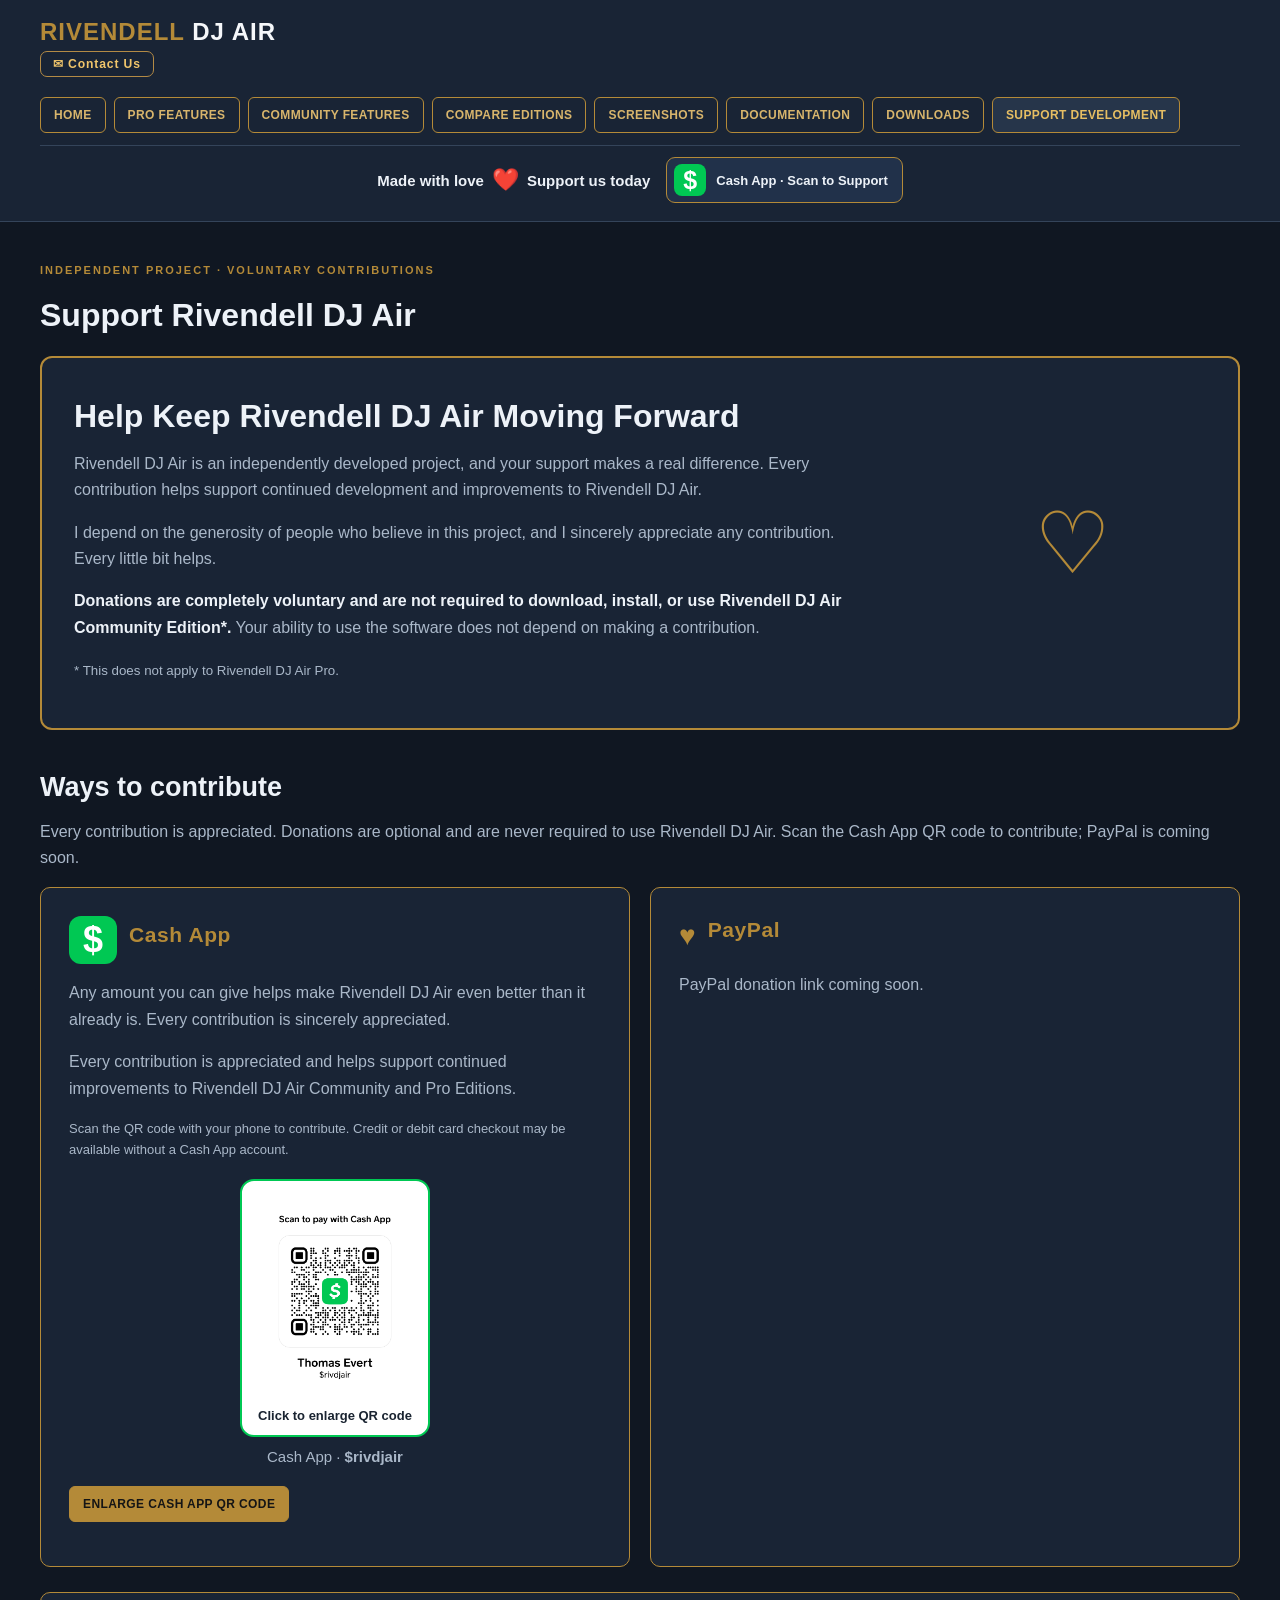
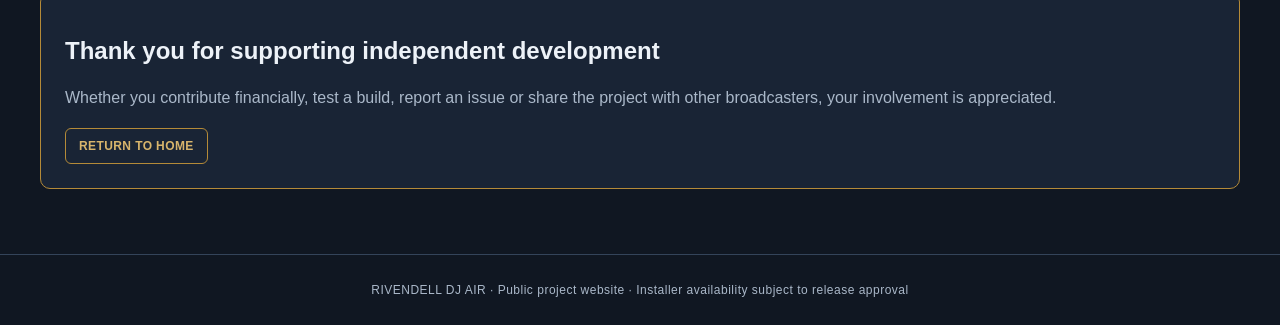
<file: support.html>
<!doctype html><html lang="en"><head><meta charset="utf-8"><meta name="viewport" content="width=device-width,initial-scale=1"><meta name="description" content="Support the independent development of Rivendell DJ Air. Contributions are voluntary and never required to use the software."><title>Support Development | Rivendell DJ Air</title><link rel="stylesheet" href="assets/css/site.css?v=20261116-mobile-menu"><link rel="stylesheet" href="assets/css/contact.css?v=20261116"></head><body><header class="site-header"><div class="header-inner"><div class="brand-contact"><a class="brand" href="index.html"><span>RIVENDELL</span> DJ AIR</a><button type="button" class="contact-open" data-contact-open>✉ Contact Us</button></div><nav class="site-nav" aria-label="Main navigation"><a href="index.html">HOME</a><a href="features.html">PRO FEATURES</a><a href="community-features.html">COMMUNITY FEATURES</a><a href="compare.html">COMPARE EDITIONS</a><a href="screenshots.html">SCREENSHOTS</a><a href="documentation.html">DOCUMENTATION</a><a href="downloads.html">DOWNLOADS</a><a href="support.html" aria-current="page">SUPPORT DEVELOPMENT</a></nav><details class="mobile-menu"><summary aria-label="Open navigation menu"><span class="hamburger-icon" aria-hidden="true"><i></i><i></i><i></i></span><span>MENU</span></summary><nav class="mobile-nav" aria-label="Mobile navigation"><a href="index.html">HOME</a><a href="features.html">PRO FEATURES</a><a href="community-features.html">COMMUNITY FEATURES</a><a href="compare.html">COMPARE EDITIONS</a><a href="screenshots.html">SCREENSHOTS</a><a href="documentation.html">DOCUMENTATION</a><a href="downloads.html">DOWNLOADS</a><a href="support.html">SUPPORT DEVELOPMENT</a></nav></details></div><div class="header-support-strip"><span class="header-support-text">Made with love <span class="pulse-heart" aria-label="love" role="img">❤️</span> Support us today</span><button class="header-cashapp-button" type="button" onclick="document.getElementById('header-cashapp-modal').showModal()"><span class="cashapp-mark" aria-hidden="true">$</span><span>Cash App · Scan to Support</span></button></div></header><dialog id="header-cashapp-modal" class="cashapp-qr-modal" onclick="if(event.target===this)this.close()"><div class="cashapp-modal-inner"><button class="cashapp-close" type="button" onclick="document.getElementById('header-cashapp-modal').close()" aria-label="Close QR code">× Close</button><img src="rivdjaircashapp.png?v=20261116-finalqr" alt="Cash App QR code for Rivendell DJ AIR, $rivdjair"><p>Scan with your phone to support Rivendell DJ Air. Contributions are voluntary and never required to use the software.</p></div></dialog><main class="container"><div class="eyebrow">Independent project · Voluntary contributions</div><h1>Support Rivendell DJ Air</h1><section class="support-feature"><div class="support-feature-copy"><h2>Help Keep Rivendell DJ Air Moving Forward</h2><p>Rivendell DJ Air is an independently developed project, and your support makes a real difference. Every contribution helps support continued development and improvements to Rivendell DJ Air.</p><p>I depend on the generosity of people who believe in this project, and I sincerely appreciate any contribution. Every little bit helps.</p><p><strong>Donations are completely voluntary and are not required to download, install, or use Rivendell DJ Air Community Edition*.</strong> Your ability to use the software does not depend on making a contribution.</p><p><small>* This does not apply to Rivendell DJ Air Pro.</small></p></div><div class="support-feature-symbol" aria-hidden="true">♡</div></section><h2 class="section-title">Ways to contribute</h2><p class="intro">Every contribution is appreciated. Donations are optional and are never required to use Rivendell DJ Air. Scan the Cash App QR code to contribute; PayPal is coming soon.</p><div class="support-methods"><section class="card"><div class="method-heading"><span class="cashapp-mark" aria-hidden="true">$</span><h2>Cash App</h2></div><p>Any amount you can give helps make Rivendell DJ Air even better than it already is. Every contribution is sincerely appreciated.</p><p class="donation-any-amount">Every contribution is appreciated and helps support continued improvements to Rivendell DJ Air Community and Pro Editions.</p><p class="donation-help">Scan the QR code with your phone to contribute. Credit or debit card checkout may be available without a Cash App account.</p><div class="cashapp-donation-widget"><button type="button" class="cashapp-qr-trigger" aria-label="Enlarge Cash App donation QR code" onclick="document.getElementById('cashapp-qr-modal').showModal()"><img src="rivdjaircashapp.png?v=20261116-finalqr" alt="Cash App donation QR code for Rivendell DJ AIR, $rivdjair" loading="lazy"><span class="cashapp-qr-caption">Click to enlarge QR code</span></button><p class="cashapp-handle">Cash App · <strong>$rivdjair</strong></p></div><dialog id="cashapp-qr-modal" class="cashapp-qr-modal" onclick="if(event.target===this)this.close()"><div class="cashapp-modal-inner"><button class="cashapp-close" type="button" onclick="document.getElementById('cashapp-qr-modal').close()" aria-label="Close QR code">× Close</button><img src="rivdjaircashapp.png?v=20261116-finalqr" alt="Scan to contribute to Rivendell DJ AIR using Cash App, $rivdjair"><p>Scan with your phone to choose your contribution amount. Credit or debit card payment may be available at checkout without a Cash App account, depending on the payment page.</p></div></dialog><p><button class="button primary" type="button" onclick="document.getElementById('cashapp-qr-modal').showModal()">ENLARGE CASH APP QR CODE</button></p></section><section class="card"><div class="method-heading"><span class="method-icon" aria-hidden="true">♥</span><h2>PayPal</h2></div><p>PayPal donation link coming soon.</p></section></div><div class="panel"><h2>Thank you for supporting independent development</h2><p>Whether you contribute financially, test a build, report an issue or share the project with other broadcasters, your involvement is appreciated.</p><a class="button" href="index.html">RETURN TO HOME</a></div></main><footer class="site-footer">RIVENDELL DJ AIR · Public project website · Installer availability subject to release approval</footer><dialog id="djair-contact-modal" class="contact-dialog" aria-labelledby="djair-contact-title"><form id="djair-contact-form" class="contact-inner" action="https://formspree.io/f/myeweqzp" method="POST"><h2 id="djair-contact-title">Contact Rivendell DJ Air</h2><p>Send us a message. We'll reply to the email address you provide.</p><label>Name<input name="name" autocomplete="name" maxlength="120" required></label><label>Email address<input type="email" name="email" autocomplete="email" maxlength="254" required></label><label>Subject<input name="subject" maxlength="150" required></label><label>Message<textarea name="message" minlength="10" maxlength="5000" required></textarea></label><div class="contact-hp" aria-hidden="true"><label>Leave this blank<input type="text" name="_gotcha" tabindex="-1" autocomplete="off"></label></div><div class="cf-turnstile" data-sitekey="0x4AAAAAAGD76PvdHKjts_0C"></div><p id="djair-contact-status" class="contact-status" role="status" aria-live="polite"></p><div class="contact-actions"><button type="button" class="contact-cancel" data-contact-close>Close</button><button type="submit" class="contact-submit">Send Message</button></div></form></dialog><script src="https://challenges.cloudflare.com/turnstile/v0/api.js" async defer></script><script src="assets/js/contact.js?v=20261116" defer></script></body></html>
</file>
<file: assets/css/site.css>
:root{--gold:#B48A38;--bright:#B48A38;--text:#EDF2F8;--muted:#AAB8C9;--border:#B48A38;--background:#101722;--surface:#192435}
*{box-sizing:border-box}html{min-height:100%;scroll-behavior:smooth}body{margin:0;min-height:100vh;color:var(--text);font:16px Arial,Helvetica,sans-serif;background:var(--background)}
a{color:#D8B56C}a:focus-visible{outline:3px solid var(--gold);outline-offset:4px}header.site-header{background:var(--surface);border-bottom:1px solid #34445A;padding:18px 24px}.header-inner{max-width:1200px;margin:auto;display:flex;justify-content:space-between;align-items:center;gap:20px;flex-wrap:wrap}.brand{font-weight:700;font-size:24px;letter-spacing:1px;text-decoration:none;color:#F5F7FA}.brand span{color:var(--gold)}.site-nav{display:flex;gap:8px;flex-wrap:wrap}.site-nav a,.button{display:inline-flex;align-items:center;justify-content:center;background:#192435;border:1px solid var(--gold);border-radius:6px;color:#D8B56C;text-decoration:none;padding:10px 13px;font-weight:700;font-size:12px;letter-spacing:.4px}.site-nav a[aria-current=page],.site-nav a:hover,.button:hover{background:#26354A;color:#E6BE63}.container{width:min(1200px,calc(100% - 48px));margin:42px auto 65px}.eyebrow{font-size:11px;letter-spacing:2px;color:var(--gold);font-weight:bold;text-transform:uppercase}.hero{padding:25px 0 22px}.hero h1{font-size:clamp(32px,5vw,54px);margin:14px 0;letter-spacing:.2px}.hero p{max-width:760px;line-height:1.7;color:var(--muted);font-size:18px}.button-row{display:flex;gap:12px;flex-wrap:wrap;margin-top:28px}.button.primary{background:var(--bright);color:#151515;border-color:var(--bright)}.button.primary:hover{background:#E6C55F}.section-title{font-size:27px;margin:42px 0 8px}.intro{color:var(--muted);line-height:1.65}.cards{display:grid;grid-template-columns:repeat(2,minmax(0,1fr));gap:20px;margin:25px 0}.card{min-height:180px;padding:28px;border:1px solid var(--border);border-radius:10px;background:var(--surface);box-shadow:none}.card h2,.card h3{font-size:21px;letter-spacing:.6px;line-height:1.3;color:var(--gold);margin:0 0 12px}.card p,.card li{color:var(--muted);line-height:1.65}.card:hover{border-color:var(--gold)}.panel{border:1px solid var(--border);border-radius:10px;background:var(--surface);padding:24px;margin:25px 0}.panel p,.panel li{color:var(--muted);line-height:1.7}.notice{border-left:3px solid var(--gold);padding:14px 18px;background:#192435;color:#EDF2F8}.steps{padding-left:22px}.steps li{padding:5px 0}footer.site-footer{border-top:1px solid #34445A;padding:28px 24px;text-align:center;color:#AAB8C9;font-size:12px;letter-spacing:.5px}.shot-placeholder{border:1px dashed #B48A38;border-radius:10px;padding:45px 18px;text-align:center;color:#AAB8C9;background:var(--surface)}.tag{display:inline-block;font-size:12px;color:#D8B56C;border:1px solid #B48A38;border-radius:4px;padding:5px 8px;margin-bottom:10px}@media(max-width:750px){.container{width:calc(100% - 24px);margin:20px auto 45px}.cards{grid-template-columns:1fr}.card{min-height:145px;padding:24px}.header-inner{align-items:flex-start}.site-nav{width:100%}.hero p{font-size:16px}}@media(prefers-reduced-motion:reduce){html{scroll-behavior:auto}}

.gallery-shot{display:block;width:100%;height:auto;max-height:380px;object-fit:contain;object-position:center top;border:1px solid var(--border);border-radius:8px;background:var(--background);margin-top:14px}.card>a:focus-visible .gallery-shot{outline:3px solid var(--gold);outline-offset:3px}

/* Homepage hero with Live On Air interface preview */
.hero-with-image{display:grid;grid-template-columns:minmax(0,1fr) minmax(0,1.05fr);align-items:center;gap:32px}.hero-with-image .hero-copy{min-width:0}.hero-with-image h1{font-size:clamp(30px,3.6vw,48px)}.hero-image-link{display:block;min-width:0;border:1px solid var(--gold);border-radius:10px;overflow:hidden;background:var(--surface);line-height:0}.hero-image{display:block;width:100%;height:auto;object-fit:contain}.hero-image-link:focus-visible{outline:3px solid var(--gold);outline-offset:4px}@media(max-width:600px){.hero-with-image{grid-template-columns:1fr;gap:22px}.hero-with-image h1{font-size:clamp(32px,5vw,54px)}}

/* Keep hero text and Live On Air preview side-by-side on desktop and tablets. */
@media(min-width:601px){.hero-with-image{grid-template-columns:minmax(0,0.9fr) minmax(0,1.1fr);align-items:center}.hero-with-image .hero-image-link{align-self:center}}

/* Prominent voluntary-support section */
.support-feature{display:grid;grid-template-columns:minmax(0,1fr) auto;align-items:center;gap:24px;padding:28px 32px;margin:12px 0 32px;border:2px solid var(--gold);border-radius:12px;background:var(--surface)}.support-feature h2{font-size:clamp(23px,3vw,32px);margin:12px 0}.support-feature p{max-width:790px;color:var(--muted);line-height:1.65}.support-feature strong{color:var(--text)}.support-feature-symbol{font-size:86px;line-height:1;color:var(--gold);padding:0 18px}.support-feature .button{margin-top:8px}.support-methods{display:grid;grid-template-columns:repeat(2,minmax(0,1fr));gap:20px}.support-methods .card{min-height:160px}.support-methods .method-heading{display:flex;align-items:center;gap:12px}.support-methods .method-icon{font-size:28px;color:var(--gold)}@media(max-width:700px){.support-feature{grid-template-columns:1fr;padding:22px}.support-feature-symbol{display:none}.support-methods{grid-template-columns:1fr}}

/* Cash App donation preview: branded-style icon, suggested amounts, scannable link */
.cashapp-mark{display:inline-flex;align-items:center;justify-content:center;flex:none;width:48px;height:48px;border-radius:12px;background:#00c853;color:white;font-size:36px;font-weight:900;font-family:Arial,sans-serif;line-height:1;transform:none}.cashapp-inline-heading{display:flex;align-items:center;gap:12px;margin:16px 0}.donation-amounts{display:flex;flex-wrap:wrap;gap:10px;margin:15px 0}.donation-amounts a{display:inline-flex;align-items:center;justify-content:center;min-width:70px;padding:11px 14px;border:1px solid var(--gold);border-radius:9px;color:var(--text);font-weight:700;text-decoration:none;background:#26344a}.donation-amounts a:hover,.donation-amounts a:focus-visible{background:#3a4a60;outline:2px solid var(--gold);outline-offset:2px}.donation-help{font-size:13px!important;margin:8px 0 18px!important}.cashapp-qr{display:flex;flex-direction:column;align-items:center;gap:10px;max-width:265px;margin:0 auto;text-align:center;color:var(--text)}.cashapp-qr img{display:block;width:220px;max-width:100%;height:auto;background:white;border-radius:12px;padding:6px}.cashapp-qr span{font-size:14px;line-height:1.5}.support-methods .cashapp-qr{margin:18px 0}.support-feature{grid-template-columns:minmax(0,1fr) minmax(220px,260px)}@media(max-width:700px){.support-feature{grid-template-columns:1fr}.support-feature .cashapp-qr{margin:15px auto}.support-methods .cashapp-qr{margin:18px auto}}

/* Donation preview until payment destination is verified */
.donation-preview-amount{display:inline-flex;align-items:center;justify-content:center;min-width:70px;padding:11px 14px;border:1px solid var(--gold);border-radius:9px;color:var(--text);font-weight:700;background:#26344a}.donation-disabled{opacity:.72;cursor:not-allowed}.cashapp-qr-placeholder{width:220px;height:220px;display:flex;align-items:center;justify-content:center;background:#fff;border-radius:12px;color:#111;font-size:100px}.cashapp-preview{border:1px dashed var(--gold);border-radius:12px;padding:12px}

/* Cash App QR enlargement; no external payment redirect */
.cashapp-donation-widget{text-align:center;max-width:280px;margin:0 auto}.cashapp-qr-trigger{display:flex;flex-direction:column;align-items:center;gap:8px;background:#fff;border:2px solid #00c853;border-radius:14px;padding:12px;cursor:zoom-in;color:#1a2431;font:inherit;width:100%}.cashapp-qr-trigger img{display:block;width:100%;height:auto;max-width:240px}.cashapp-qr-caption{font-size:13px;font-weight:700}.cashapp-handle{font-size:15px!important;margin:8px 0!important}.cashapp-qr-modal{border:2px solid #00c853;border-radius:16px;background:#fff;color:#162132;padding:18px;max-width:min(94vw,600px);max-height:92vh;box-shadow:0 18px 80px #0009}.cashapp-qr-modal::backdrop{background:#000b}.cashapp-modal-inner{display:flex;flex-direction:column;align-items:center;gap:10px}.cashapp-modal-inner img{display:block;max-width:100%;max-height:70vh;width:auto;height:auto;object-fit:contain}.cashapp-modal-inner p{text-align:center;margin:0;color:#162132}.cashapp-close{align-self:flex-end;border:1px solid #aaa;background:#f5f5f5;border-radius:8px;padding:8px 14px;font:inherit;cursor:pointer}.support-feature .cashapp-donation-widget{max-width:260px}@media(max-width:700px){.support-feature .cashapp-donation-widget{max-width:280px}}

/* Keep Cash App QR compact in-page; enlarge only inside dialog */
.support-feature .cashapp-donation-widget{width:180px;max-width:100%;justify-self:center;margin:0 auto}.support-feature .cashapp-qr-trigger{width:180px;max-width:100%;padding:8px;box-sizing:border-box}.support-feature .cashapp-qr-trigger img{width:150px;max-width:100%;height:auto;object-fit:contain}.support-methods .cashapp-donation-widget{width:190px;max-width:100%;margin:12px auto}.support-methods .cashapp-qr-trigger{width:190px;max-width:100%;box-sizing:border-box}.support-methods .cashapp-qr-trigger img{width:160px;max-width:100%;height:auto;object-fit:contain}.cashapp-qr-modal .cashapp-modal-inner img{max-width:min(460px,80vw);max-height:70vh;width:auto;height:auto}.support-feature{grid-template-columns:minmax(0,1fr) 190px}@media(max-width:700px){.support-feature{grid-template-columns:1fr}.support-feature .cashapp-donation-widget{width:180px}}

/* Responsive header: navigation + prominent voluntary Cash App support */
.mobile-menu{display:none}.header-support-strip{max-width:1200px;margin:12px auto 0;padding:11px 0 0;border-top:1px solid #34445a;display:flex;align-items:center;justify-content:center;gap:16px;flex-wrap:wrap}.header-support-text{display:inline-flex;align-items:center;gap:8px;font-size:15px;font-weight:700;color:var(--text)}.pulse-heart{display:inline-block;font-size:22px;transform-origin:center;animation:djair-heartbeat 1.6s ease-in-out infinite}.header-cashapp-button{display:inline-flex;align-items:center;gap:10px;background:#21314a;border:1px solid var(--gold);color:var(--text);border-radius:9px;padding:6px 14px 6px 7px;cursor:pointer;font:700 13px Arial,Helvetica,sans-serif}.header-cashapp-button .cashapp-mark{width:32px;height:32px;border-radius:8px;font-size:25px}.header-cashapp-button:hover,.header-cashapp-button:focus-visible{background:#30425b;outline:2px solid var(--gold);outline-offset:2px}@keyframes djair-heartbeat{0%,100%{transform:scale(1)}15%{transform:scale(1.22)}30%{transform:scale(1)}45%{transform:scale(1.13)}60%{transform:scale(1)}}@media(max-width:800px){header.site-header{padding:12px 16px}.header-inner{display:flex;flex-wrap:wrap;align-items:center;justify-content:space-between;gap:10px}.brand{font-size:clamp(18px,5vw,24px)}.site-nav{display:none!important}.mobile-menu{display:block;position:relative;margin-left:auto}.mobile-menu summary{display:flex;align-items:center;gap:8px;cursor:pointer;border:1px solid var(--gold);border-radius:8px;color:var(--text);padding:9px 12px;font-size:12px;font-weight:700;list-style:none}.mobile-menu summary::-webkit-details-marker{display:none}.hamburger-icon{display:flex;flex-direction:column;gap:4px}.hamburger-icon i{display:block;width:21px;height:2px;background:var(--gold);border-radius:2px}.mobile-nav{position:absolute;z-index:50;right:0;top:calc(100% + 8px);width:min(290px,calc(100vw - 32px));background:#192435;border:1px solid var(--gold);border-radius:10px;padding:8px;box-shadow:0 15px 30px #0008;display:flex;flex-direction:column;gap:3px}.mobile-nav a{display:block;padding:12px;color:var(--text);font-size:13px;font-weight:700;text-decoration:none;border-radius:6px}.mobile-nav a:hover,.mobile-nav a:focus-visible{background:#30425b}.header-support-strip{margin-top:12px;padding-top:12px;flex-direction:column;gap:9px;text-align:center}.header-support-text{font-size:14px}.header-cashapp-button{min-height:44px}.header-cashapp-button .cashapp-mark{width:32px;height:32px}}@media(min-width:801px){.mobile-menu{display:none!important}}@media(prefers-reduced-motion:reduce){.pulse-heart{animation:none}}

/* Mobile Cash App direct-link option inside QR dialog */
.cashapp-mobile-link{margin:4px 0 8px!important;text-align:center}.cashapp-mobile-link a{display:inline-block;padding:11px 16px;border-radius:8px;background:#00b84a;color:#fff!important;font-size:14px;font-weight:700;text-decoration:none}.cashapp-mobile-link a:hover,.cashapp-mobile-link a:focus-visible{background:#009c40;outline:2px solid #111;outline-offset:2px}
</file>
<file: assets/css/contact.css>
.brand-contact{display:flex;flex-direction:column;align-items:flex-start;gap:5px;min-width:0}.brand-contact .brand{display:inline-block}.contact-open{font:inherit;font-size:.76rem;letter-spacing:.07em;font-weight:700;color:#f0c56b;background:transparent;border:1px solid #b38a45;border-radius:7px;padding:5px 12px;cursor:pointer}.contact-open:hover,.contact-open:focus-visible{background:#273e67;outline-offset:3px}.contact-dialog{border:1px solid #b38a45;border-radius:16px;padding:0;background:#142443;color:#fff;width:min(94vw,510px);max-height:90vh;box-shadow:0 20px 70px #0009}.contact-dialog::backdrop{background:#030b19bb}.contact-inner{padding:24px;display:grid;gap:13px}.contact-inner h2{margin:0;color:#f0c56b}.contact-inner p{margin:0;color:#d6dfed}.contact-inner label{display:grid;gap:5px;font-size:.9rem}.contact-inner input,.contact-inner textarea{box-sizing:border-box;width:100%;padding:11px;border:1px solid #8296b9;border-radius:7px;background:#fff;color:#17243b;font:inherit}.contact-inner textarea{min-height:110px;resize:vertical}.contact-actions{display:flex;justify-content:space-between;gap:12px;align-items:center;flex-wrap:wrap}.contact-actions button{cursor:pointer;border-radius:8px;padding:9px 16px;font:inherit}.contact-submit{background:#e5b75c;color:#16223c;border:0;font-weight:700}.contact-cancel{background:transparent;color:white;border:1px solid #a6b4ce}.contact-status{min-height:1.5em;font-size:.9rem}.contact-hp{position:absolute!important;left:-10000px!important;opacity:0!important}.contact-dialog .cf-turnstile{max-width:100%;overflow:hidden}@media(max-width:600px){.contact-inner{padding:16px}.brand-contact{gap:4px}}
</file>
